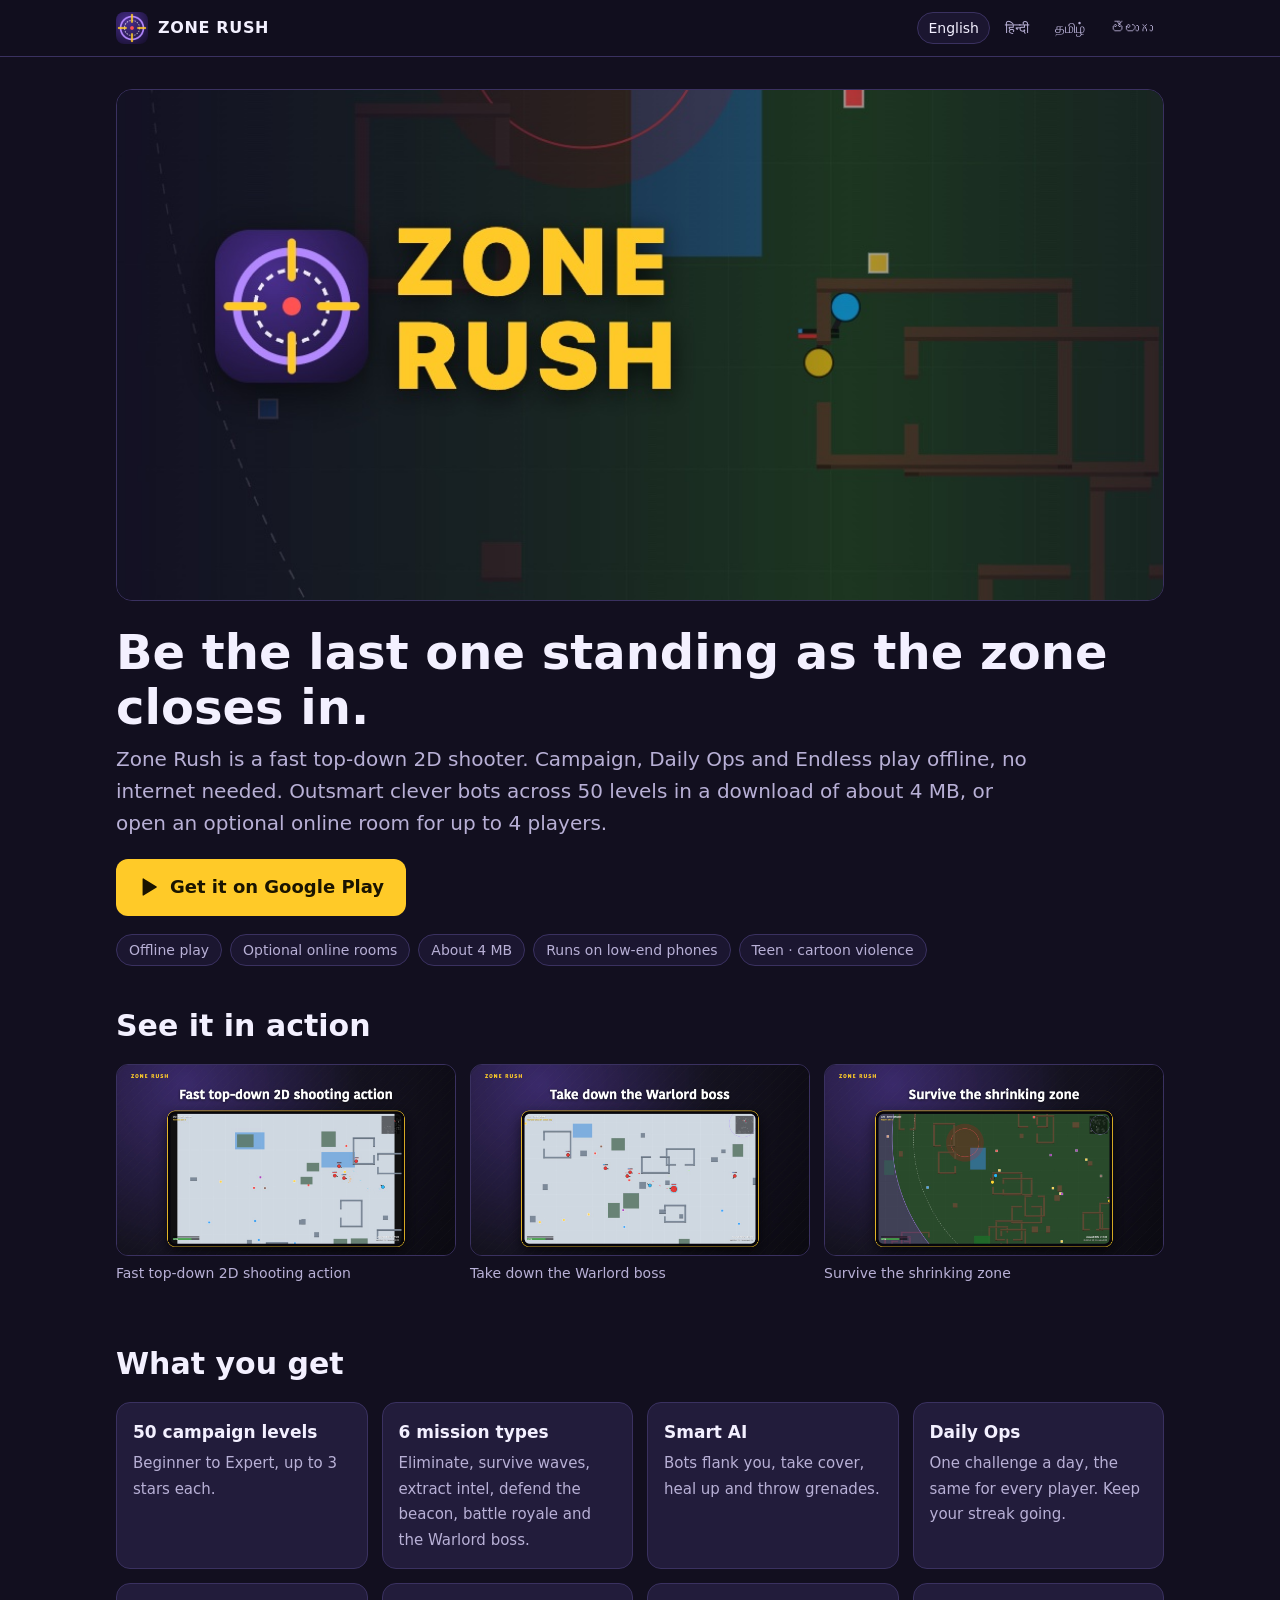
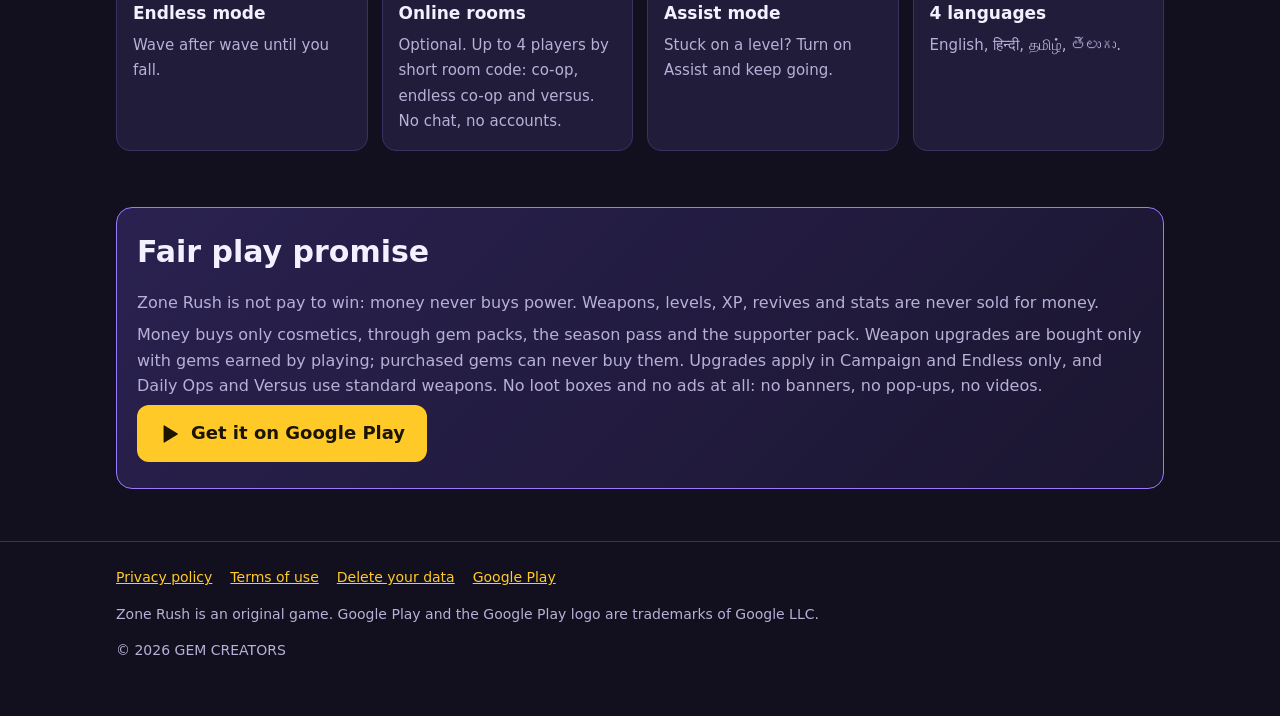
<file: index.html>
<!doctype html>
<html lang="en"><head><meta charset="utf-8"><meta name="viewport" content="width=device-width,initial-scale=1">
<title>Zone Rush – 2D Battle Royale Shooter, Offline and Online</title><meta name="description" content="Top-down 2D shooter for Android. 50 levels, smart bots and Daily Ops offline, plus optional online rooms for up to 4 players. About 4 MB, no pay-to-win."><meta name="theme-color" content="#120f1f">
<meta property="og:type" content="website"><meta property="og:site_name" content="Zone Rush">
<meta property="og:title" content="Zone Rush – 2D Battle Royale Shooter, Offline and Online"><meta property="og:description" content="Top-down 2D shooter for Android. 50 levels, smart bots and Daily Ops offline, plus optional online rooms for up to 4 players. About 4 MB, no pay-to-win.">
<meta property="og:url" content="https://stalinpusparaj.github.io/zonerush/"><meta property="og:image" content="https://stalinpusparaj.github.io/zonerush/assets/og.png">
<meta property="og:image:width" content="1200"><meta property="og:image:height" content="630"><meta property="og:image:alt" content="Zone Rush: top-down 2D shooter logo over a game map">
<meta name="twitter:card" content="summary_large_image"><meta name="twitter:title" content="Zone Rush – 2D Battle Royale Shooter, Offline and Online"><meta name="twitter:description" content="Top-down 2D shooter for Android. 50 levels, smart bots and Daily Ops offline, plus optional online rooms for up to 4 players. About 4 MB, no pay-to-win."><meta name="twitter:image" content="https://stalinpusparaj.github.io/zonerush/assets/og.png">
<link rel="canonical" href="https://stalinpusparaj.github.io/zonerush/"><link rel="alternate" hreflang="en" href="https://stalinpusparaj.github.io/zonerush/"><link rel="alternate" hreflang="hi" href="https://stalinpusparaj.github.io/zonerush/hi.html"><link rel="alternate" hreflang="ta" href="https://stalinpusparaj.github.io/zonerush/ta.html"><link rel="alternate" hreflang="te" href="https://stalinpusparaj.github.io/zonerush/te.html">
<link rel="icon" type="image/png" sizes="32x32" href="assets/favicon-32.png"><link rel="icon" type="image/png" sizes="192x192" href="assets/icon-192.png"><link rel="apple-touch-icon" href="assets/apple-touch-icon.png">
<link rel="stylesheet" href="assets/site.css"></head><body>
<header class="top"><div class="wrap"><a class="brand" href="index.html"><img src="assets/icon-192.png" alt="" width="32" height="32">ZONE RUSH</a><nav class="langs" aria-label="Language"><a href="index.html" hreflang="en" lang="en" aria-current="page">English</a><a href="hi.html" hreflang="hi" lang="hi">हिन्दी</a><a href="ta.html" hreflang="ta" lang="ta">தமிழ்</a><a href="te.html" hreflang="te" lang="te">తెలుగు</a></nav></div></header>
<main class="wrap">
<section class="hero"><img class="fg" src="assets/feature-graphic.jpg" width="1024" height="500" alt="Zone Rush">
<h1>Be the last one standing as the zone closes in.</h1><p class="lead">Zone Rush is a fast top-down 2D shooter. Campaign, Daily Ops and Endless play offline, no internet needed. Outsmart clever bots across 50 levels in a download of about 4 MB, or open an optional online room for up to 4 players.</p>
<a class="cta" href="https://play.google.com/store/apps/details?id=com.gemmyapps.zonerush" rel="noopener"><svg viewBox="0 0 24 24" aria-hidden="true"><path fill="currentColor" d="M5 3.2v17.6c0 .5.6.8 1 .5l14.3-8.8c.4-.3.4-.8 0-1.1L6 2.7c-.4-.3-1 0-1 .5z"/></svg>Get it on Google Play</a>
<ul class="chips"><li>Offline play</li><li>Optional online rooms</li><li>About 4 MB</li><li>Runs on low-end phones</li><li>Teen · cartoon violence</li></ul></section>
<section><h2>See it in action</h2><div class="shots"><figure><img src="assets/shot-1.jpg" width="1280" height="720" loading="lazy" alt="Fast top-down 2D shooting action"><figcaption>Fast top-down 2D shooting action</figcaption></figure><figure><img src="assets/shot-2.jpg" width="1280" height="720" loading="lazy" alt="Take down the Warlord boss"><figcaption>Take down the Warlord boss</figcaption></figure><figure><img src="assets/shot-3.jpg" width="1280" height="720" loading="lazy" alt="Survive the shrinking zone"><figcaption>Survive the shrinking zone</figcaption></figure></div></section>
<section><h2>What you get</h2><ul class="feats"><li><b>50 campaign levels</b><span>Beginner to Expert, up to 3 stars each.</span></li><li><b>6 mission types</b><span>Eliminate, survive waves, extract intel, defend the beacon, battle royale and the Warlord boss.</span></li><li><b>Smart AI</b><span>Bots flank you, take cover, heal up and throw grenades.</span></li><li><b>Daily Ops</b><span>One challenge a day, the same for every player. Keep your streak going.</span></li><li><b>Endless mode</b><span>Wave after wave until you fall.</span></li><li><b>Online rooms</b><span>Optional. Up to 4 players by short room code: co-op, endless co-op and versus. No chat, no accounts.</span></li><li><b>Assist mode</b><span>Stuck on a level? Turn on Assist and keep going.</span></li><li><b>4 languages</b><span>English, हिन्दी, தமிழ், తెలుగు.</span></li></ul></section>
<section><div class="promise"><h2>Fair play promise</h2><p>Zone Rush is not pay to win: money never buys power. Weapons, levels, XP, revives and stats are never sold for money.</p><p>Money buys only cosmetics, through gem packs, the season pass and the supporter pack. Weapon upgrades are bought only with gems earned by playing; purchased gems can never buy them. Upgrades apply in Campaign and Endless only, and Daily Ops and Versus use standard weapons. No loot boxes and no ads at all: no banners, no pop-ups, no videos.</p><p><a class="cta" href="https://play.google.com/store/apps/details?id=com.gemmyapps.zonerush" rel="noopener"><svg viewBox="0 0 24 24" aria-hidden="true"><path fill="currentColor" d="M5 3.2v17.6c0 .5.6.8 1 .5l14.3-8.8c.4-.3.4-.8 0-1.1L6 2.7c-.4-.3-1 0-1 .5z"/></svg>Get it on Google Play</a></p></div></section>
</main>
<footer><div class="wrap"><nav><a href="privacy.html">Privacy policy</a><a href="terms.html">Terms of use</a><a href="delete-data.html">Delete your data</a><a href="https://play.google.com/store/apps/details?id=com.gemmyapps.zonerush">Google Play</a></nav><p>Zone Rush is an original game. Google Play and the Google Play logo are trademarks of Google LLC.</p><p>© 2026 GEM CREATORS</p></div></footer>
</body></html>
</file>
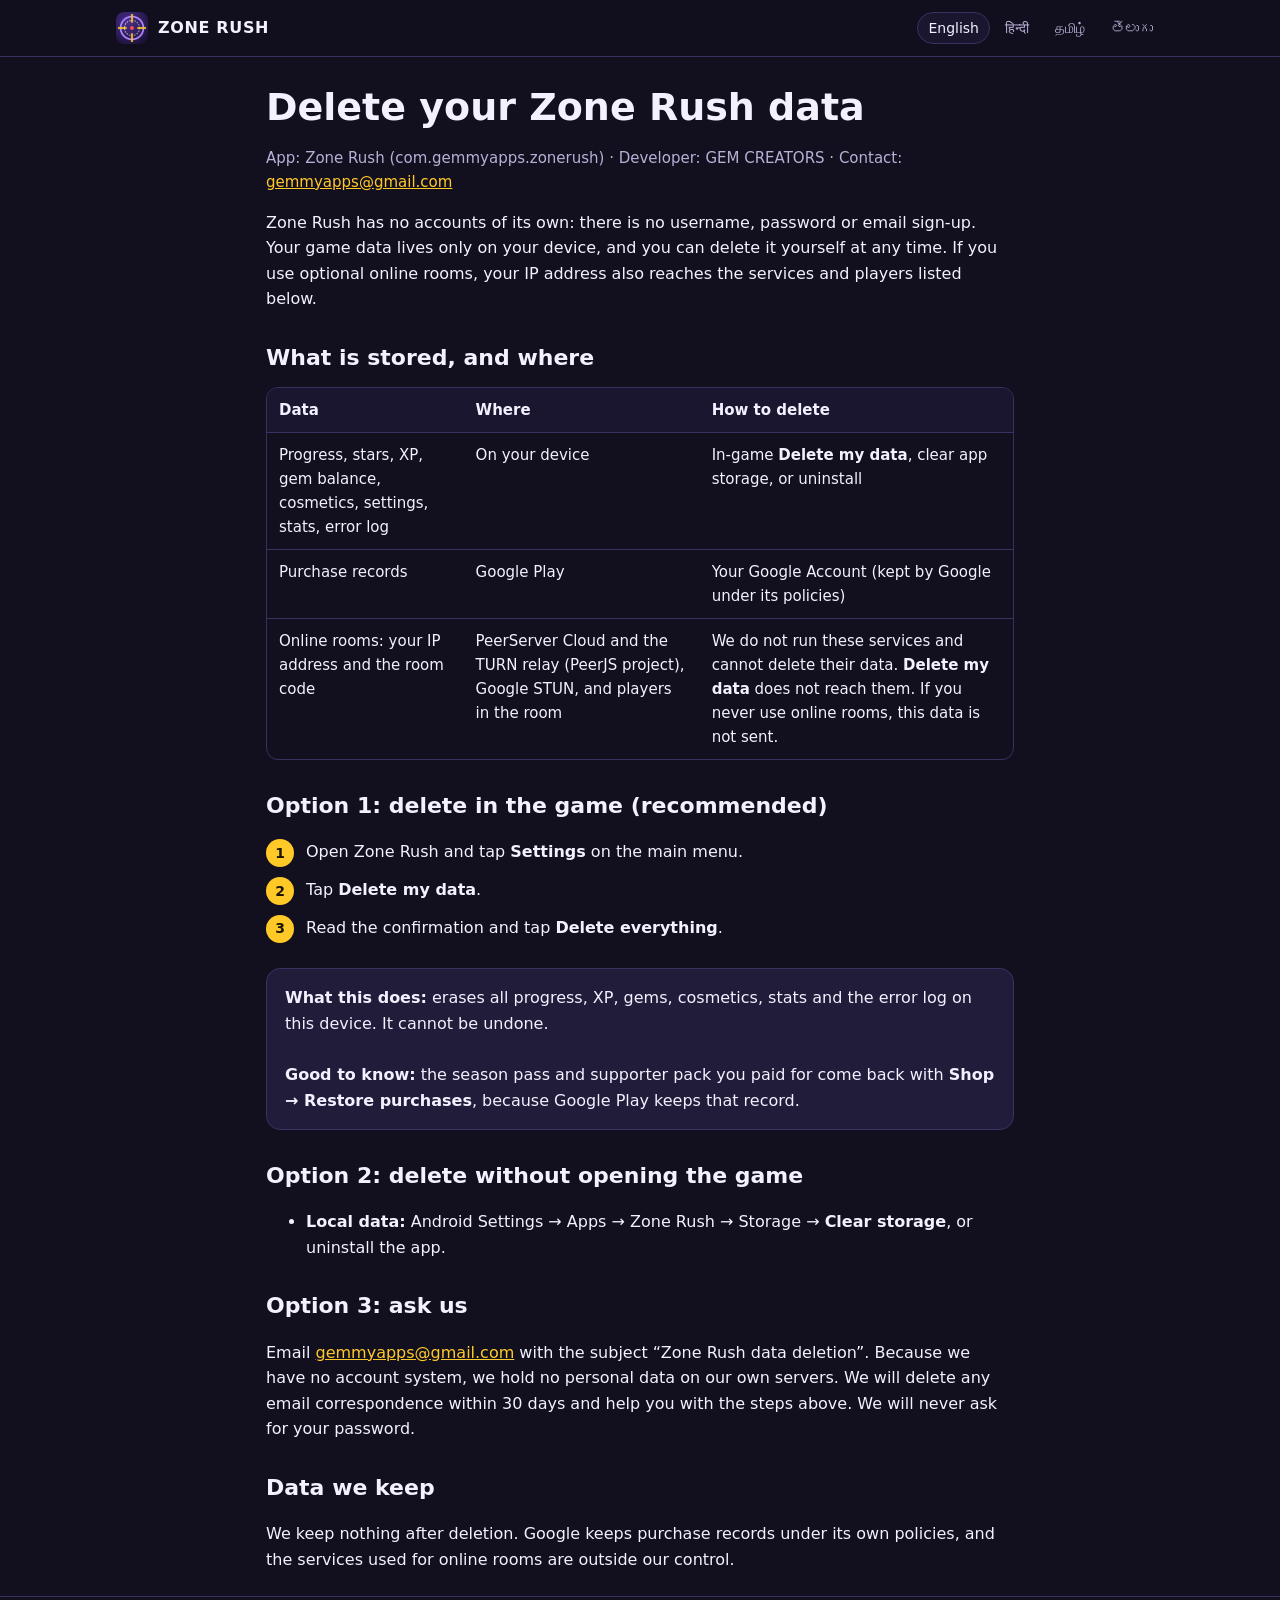
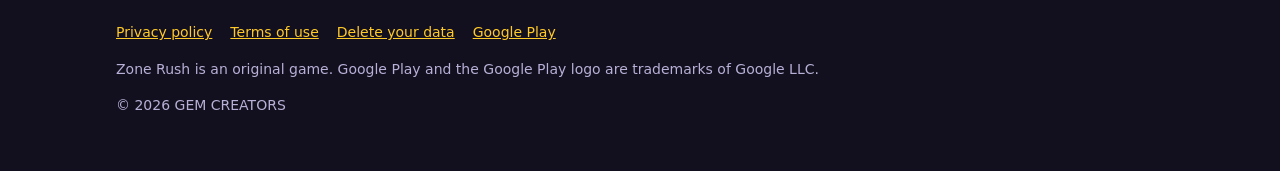
<file: delete-data.html>
<!doctype html>
<html lang="en"><head><meta charset="utf-8"><meta name="viewport" content="width=device-width,initial-scale=1">
<title>Delete Your Data – Zone Rush</title><meta name="description" content="How to delete your Zone Rush game data."><meta name="theme-color" content="#120f1f">

<link rel="icon" type="image/png" sizes="32x32" href="assets/favicon-32.png"><link rel="icon" type="image/png" sizes="192x192" href="assets/icon-192.png"><link rel="apple-touch-icon" href="assets/apple-touch-icon.png">
<link rel="stylesheet" href="assets/site.css"></head><body>
<header class="top"><div class="wrap"><a class="brand" href="index.html"><img src="assets/icon-192.png" alt="" width="32" height="32">ZONE RUSH</a><nav class="langs" aria-label="Language"><a href="index.html" hreflang="en" lang="en" aria-current="page">English</a><a href="hi.html" hreflang="hi" lang="hi">हिन्दी</a><a href="ta.html" hreflang="ta" lang="ta">தமிழ்</a><a href="te.html" hreflang="te" lang="te">తెలుగు</a></nav></div></header>
<main class="wrap doc">
<h1>Delete your Zone Rush data</h1>
<p class="meta">App: Zone Rush (com.gemmyapps.zonerush) · Developer: GEM CREATORS · Contact: <a href="mailto:gemmyapps@gmail.com">gemmyapps@gmail.com</a></p>

<p>Zone Rush has no accounts of its own: there is no username, password or email sign-up. Your game data lives only on your device, and you can delete it yourself at any time. If you use optional online rooms, your IP address also reaches the services and players listed below.</p>
<h2>What is stored, and where</h2>
<div class="tbl"><table><thead><tr><th scope="col">Data</th><th scope="col">Where</th><th scope="col">How to delete</th></tr></thead><tbody><tr><td>Progress, stars, XP, gem balance, cosmetics, settings, stats, error log</td><td>On your device</td><td>In-game <b>Delete my data</b>, clear app storage, or uninstall</td></tr><tr><td>Purchase records</td><td>Google Play</td><td>Your Google Account (kept by Google under its policies)</td></tr><tr><td>Online rooms: your IP address and the room code</td><td>PeerServer Cloud and the TURN relay (PeerJS project), Google STUN, and players in the room</td><td>We do not run these services and cannot delete their data. <b>Delete my data</b> does not reach them. If you never use online rooms, this data is not sent.</td></tr></tbody></table></div>
<h2>Option 1: delete in the game (recommended)</h2>
<ol class="steps">
<li>Open Zone Rush and tap <b>Settings</b> on the main menu.</li>
<li>Tap <b>Delete my data</b>.</li>
<li>Read the confirmation and tap <b>Delete everything</b>.</li>
</ol>
<div class="box"><b>What this does:</b> erases all progress, XP, gems, cosmetics, stats and the error log on this device. It cannot be undone.<br><br>
<b>Good to know:</b> the season pass and supporter pack you paid for come back with <b>Shop → Restore purchases</b>, because Google Play keeps that record.</div>
<h2>Option 2: delete without opening the game</h2>
<ul>
<li><b>Local data:</b> Android Settings → Apps → Zone Rush → Storage → <b>Clear storage</b>, or uninstall the app.</li>


</ul>
<h2>Option 3: ask us</h2>
<p>Email <a href="mailto:gemmyapps@gmail.com">gemmyapps@gmail.com</a> with the subject “Zone Rush data deletion”. Because we have no account system, we hold no personal data on our own servers. We will delete any email correspondence within 30 days and help you with the steps above. We will never ask for your password.</p>
<h2>Data we keep</h2>
<p>We keep nothing after deletion. Google keeps purchase records under its own policies, and the services used for online rooms are outside our control.</p>
</main>
<footer><div class="wrap"><nav><a href="privacy.html">Privacy policy</a><a href="terms.html">Terms of use</a><a href="delete-data.html">Delete your data</a><a href="https://play.google.com/store/apps/details?id=com.gemmyapps.zonerush">Google Play</a></nav><p>Zone Rush is an original game. Google Play and the Google Play logo are trademarks of Google LLC.</p><p>© 2026 GEM CREATORS</p></div></footer>
</body></html>
</file>
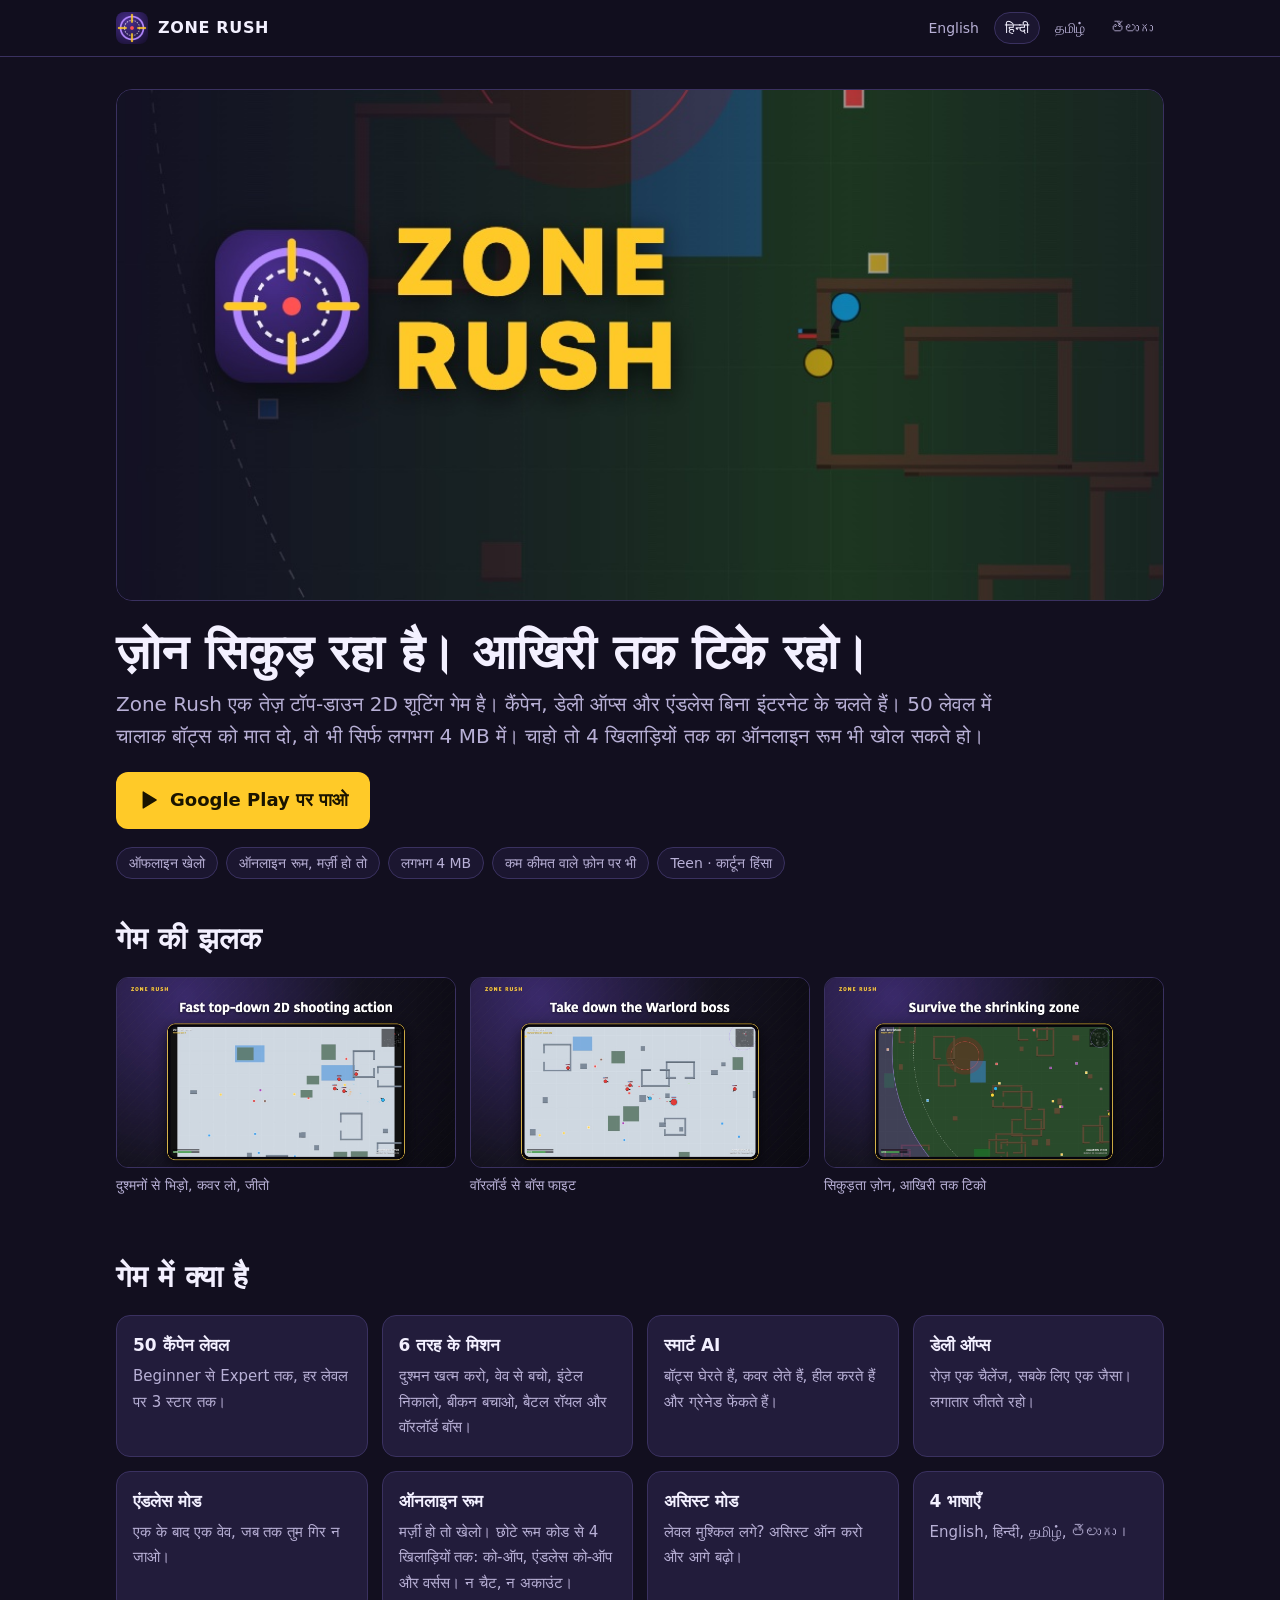
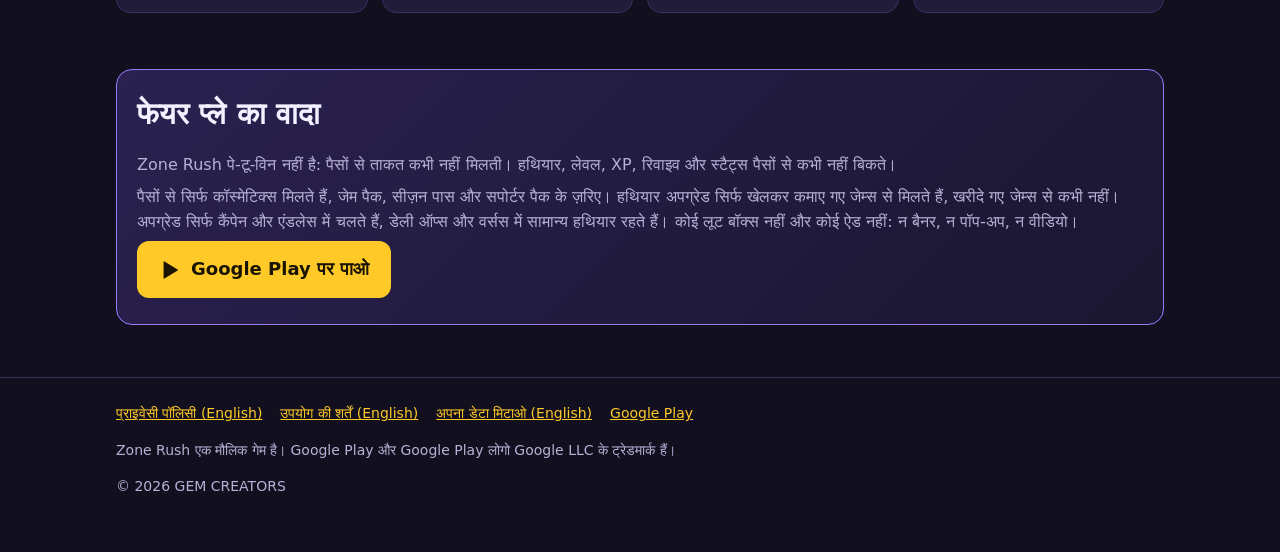
<file: hi.html>
<!doctype html>
<html lang="hi"><head><meta charset="utf-8"><meta name="viewport" content="width=device-width,initial-scale=1">
<title>Zone Rush – 2D बैटल रॉयल शूटर, ऑफलाइन और ऑनलाइन</title><meta name="description" content="Android के लिए टॉप-डाउन 2D शूटर। ऑफलाइन 50 लेवल, स्मार्ट बॉट्स और डेली ऑप्स, साथ में 4 खिलाड़ियों तक के ऑनलाइन रूम, मर्ज़ी हो तो। लगभग 4 MB, पे-टू-विन नहीं।"><meta name="theme-color" content="#120f1f">
<meta property="og:type" content="website"><meta property="og:site_name" content="Zone Rush">
<meta property="og:title" content="Zone Rush – 2D बैटल रॉयल शूटर, ऑफलाइन और ऑनलाइन"><meta property="og:description" content="Android के लिए टॉप-डाउन 2D शूटर। ऑफलाइन 50 लेवल, स्मार्ट बॉट्स और डेली ऑप्स, साथ में 4 खिलाड़ियों तक के ऑनलाइन रूम, मर्ज़ी हो तो। लगभग 4 MB, पे-टू-विन नहीं।">
<meta property="og:url" content="https://stalinpusparaj.github.io/zonerush/hi.html"><meta property="og:image" content="https://stalinpusparaj.github.io/zonerush/assets/og.png">
<meta property="og:image:width" content="1200"><meta property="og:image:height" content="630"><meta property="og:image:alt" content="Zone Rush: top-down 2D shooter logo over a game map">
<meta name="twitter:card" content="summary_large_image"><meta name="twitter:title" content="Zone Rush – 2D बैटल रॉयल शूटर, ऑफलाइन और ऑनलाइन"><meta name="twitter:description" content="Android के लिए टॉप-डाउन 2D शूटर। ऑफलाइन 50 लेवल, स्मार्ट बॉट्स और डेली ऑप्स, साथ में 4 खिलाड़ियों तक के ऑनलाइन रूम, मर्ज़ी हो तो। लगभग 4 MB, पे-टू-विन नहीं।"><meta name="twitter:image" content="https://stalinpusparaj.github.io/zonerush/assets/og.png">
<link rel="canonical" href="https://stalinpusparaj.github.io/zonerush/hi.html"><link rel="alternate" hreflang="en" href="https://stalinpusparaj.github.io/zonerush/"><link rel="alternate" hreflang="hi" href="https://stalinpusparaj.github.io/zonerush/hi.html"><link rel="alternate" hreflang="ta" href="https://stalinpusparaj.github.io/zonerush/ta.html"><link rel="alternate" hreflang="te" href="https://stalinpusparaj.github.io/zonerush/te.html">
<link rel="icon" type="image/png" sizes="32x32" href="assets/favicon-32.png"><link rel="icon" type="image/png" sizes="192x192" href="assets/icon-192.png"><link rel="apple-touch-icon" href="assets/apple-touch-icon.png">
<link rel="stylesheet" href="assets/site.css"></head><body>
<header class="top"><div class="wrap"><a class="brand" href="hi.html"><img src="assets/icon-192.png" alt="" width="32" height="32">ZONE RUSH</a><nav class="langs" aria-label="Language"><a href="index.html" hreflang="en" lang="en">English</a><a href="hi.html" hreflang="hi" lang="hi" aria-current="page">हिन्दी</a><a href="ta.html" hreflang="ta" lang="ta">தமிழ்</a><a href="te.html" hreflang="te" lang="te">తెలుగు</a></nav></div></header>
<main class="wrap">
<section class="hero"><img class="fg" src="assets/feature-graphic.jpg" width="1024" height="500" alt="Zone Rush">
<h1>ज़ोन सिकुड़ रहा है। आखिरी तक टिके रहो।</h1><p class="lead">Zone Rush एक तेज़ टॉप-डाउन 2D शूटिंग गेम है। कैंपेन, डेली ऑप्स और एंडलेस बिना इंटरनेट के चलते हैं। 50 लेवल में चालाक बॉट्स को मात दो, वो भी सिर्फ लगभग 4 MB में। चाहो तो 4 खिलाड़ियों तक का ऑनलाइन रूम भी खोल सकते हो।</p>
<a class="cta" href="https://play.google.com/store/apps/details?id=com.gemmyapps.zonerush" rel="noopener"><svg viewBox="0 0 24 24" aria-hidden="true"><path fill="currentColor" d="M5 3.2v17.6c0 .5.6.8 1 .5l14.3-8.8c.4-.3.4-.8 0-1.1L6 2.7c-.4-.3-1 0-1 .5z"/></svg>Google Play पर पाओ</a>
<ul class="chips"><li>ऑफलाइन खेलो</li><li>ऑनलाइन रूम, मर्ज़ी हो तो</li><li>लगभग 4 MB</li><li>कम कीमत वाले फ़ोन पर भी</li><li>Teen · कार्टून हिंसा</li></ul></section>
<section><h2>गेम की झलक</h2><div class="shots"><figure><img src="assets/shot-1.jpg" width="1280" height="720" loading="lazy" alt="दुश्मनों से भिड़ो, कवर लो, जीतो"><figcaption>दुश्मनों से भिड़ो, कवर लो, जीतो</figcaption></figure><figure><img src="assets/shot-2.jpg" width="1280" height="720" loading="lazy" alt="वॉरलॉर्ड से बॉस फाइट"><figcaption>वॉरलॉर्ड से बॉस फाइट</figcaption></figure><figure><img src="assets/shot-3.jpg" width="1280" height="720" loading="lazy" alt="सिकुड़ता ज़ोन, आखिरी तक टिको"><figcaption>सिकुड़ता ज़ोन, आखिरी तक टिको</figcaption></figure></div></section>
<section><h2>गेम में क्या है</h2><ul class="feats"><li><b>50 कैंपेन लेवल</b><span>Beginner से Expert तक, हर लेवल पर 3 स्टार तक।</span></li><li><b>6 तरह के मिशन</b><span>दुश्मन खत्म करो, वेव से बचो, इंटेल निकालो, बीकन बचाओ, बैटल रॉयल और वॉरलॉर्ड बॉस।</span></li><li><b>स्मार्ट AI</b><span>बॉट्स घेरते हैं, कवर लेते हैं, हील करते हैं और ग्रेनेड फेंकते हैं।</span></li><li><b>डेली ऑप्स</b><span>रोज़ एक चैलेंज, सबके लिए एक जैसा। लगातार जीतते रहो।</span></li><li><b>एंडलेस मोड</b><span>एक के बाद एक वेव, जब तक तुम गिर न जाओ।</span></li><li><b>ऑनलाइन रूम</b><span>मर्ज़ी हो तो खेलो। छोटे रूम कोड से 4 खिलाड़ियों तक: को-ऑप, एंडलेस को-ऑप और वर्सस। न चैट, न अकाउंट।</span></li><li><b>असिस्ट मोड</b><span>लेवल मुश्किल लगे? असिस्ट ऑन करो और आगे बढ़ो।</span></li><li><b>4 भाषाएँ</b><span>English, हिन्दी, தமிழ், తెలుగు।</span></li></ul></section>
<section><div class="promise"><h2>फेयर प्ले का वादा</h2><p>Zone Rush पे-टू-विन नहीं है: पैसों से ताकत कभी नहीं मिलती। हथियार, लेवल, XP, रिवाइव और स्टैट्स पैसों से कभी नहीं बिकते।</p><p>पैसों से सिर्फ कॉस्मेटिक्स मिलते हैं, जेम पैक, सीज़न पास और सपोर्टर पैक के ज़रिए। हथियार अपग्रेड सिर्फ खेलकर कमाए गए जेम्स से मिलते हैं, खरीदे गए जेम्स से कभी नहीं। अपग्रेड सिर्फ कैंपेन और एंडलेस में चलते हैं, डेली ऑप्स और वर्सस में सामान्य हथियार रहते हैं। कोई लूट बॉक्स नहीं और कोई ऐड नहीं: न बैनर, न पॉप-अप, न वीडियो।</p><p><a class="cta" href="https://play.google.com/store/apps/details?id=com.gemmyapps.zonerush" rel="noopener"><svg viewBox="0 0 24 24" aria-hidden="true"><path fill="currentColor" d="M5 3.2v17.6c0 .5.6.8 1 .5l14.3-8.8c.4-.3.4-.8 0-1.1L6 2.7c-.4-.3-1 0-1 .5z"/></svg>Google Play पर पाओ</a></p></div></section>
</main>
<footer><div class="wrap"><nav><a href="privacy.html">प्राइवेसी पॉलिसी (English)</a><a href="terms.html">उपयोग की शर्तें (English)</a><a href="delete-data.html">अपना डेटा मिटाओ (English)</a><a href="https://play.google.com/store/apps/details?id=com.gemmyapps.zonerush">Google Play</a></nav><p>Zone Rush एक मौलिक गेम है। Google Play और Google Play लोगो Google LLC के ट्रेडमार्क हैं।</p><p>© 2026 GEM CREATORS</p></div></footer>
</body></html>
</file>
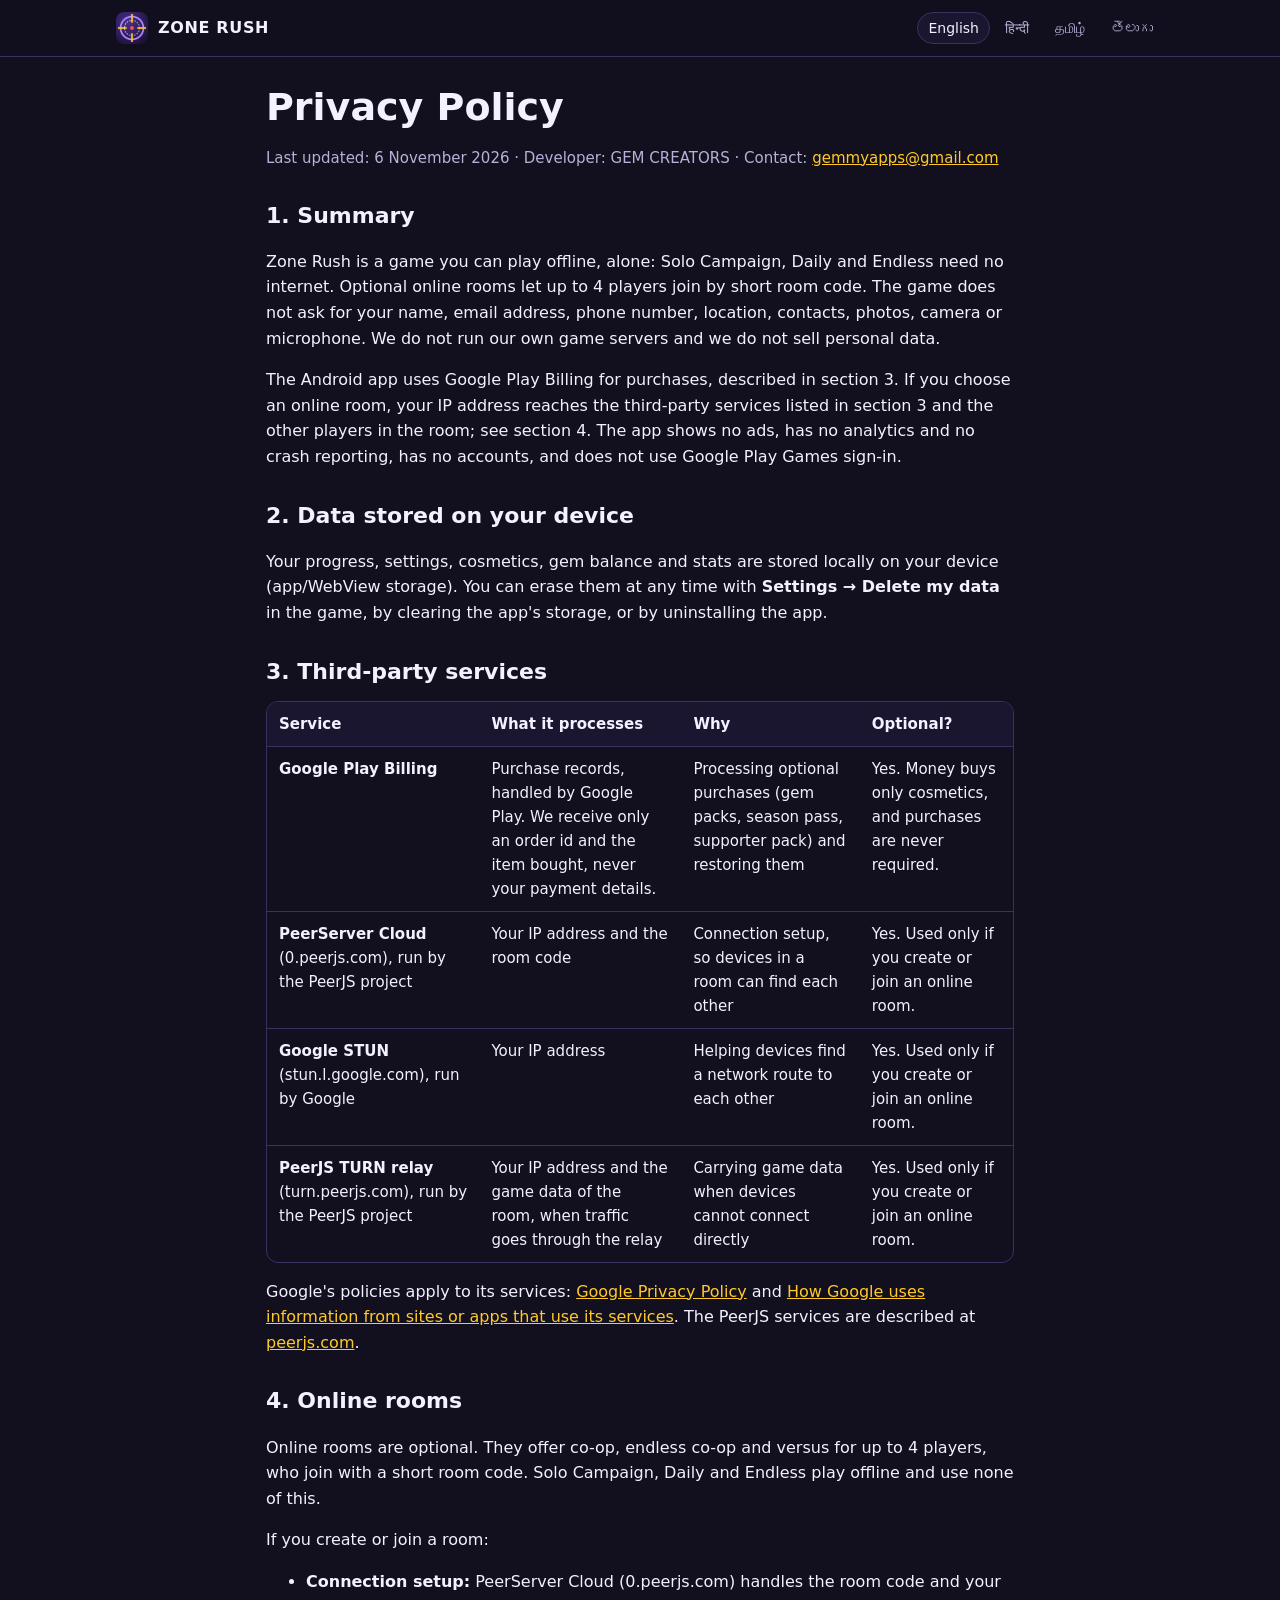
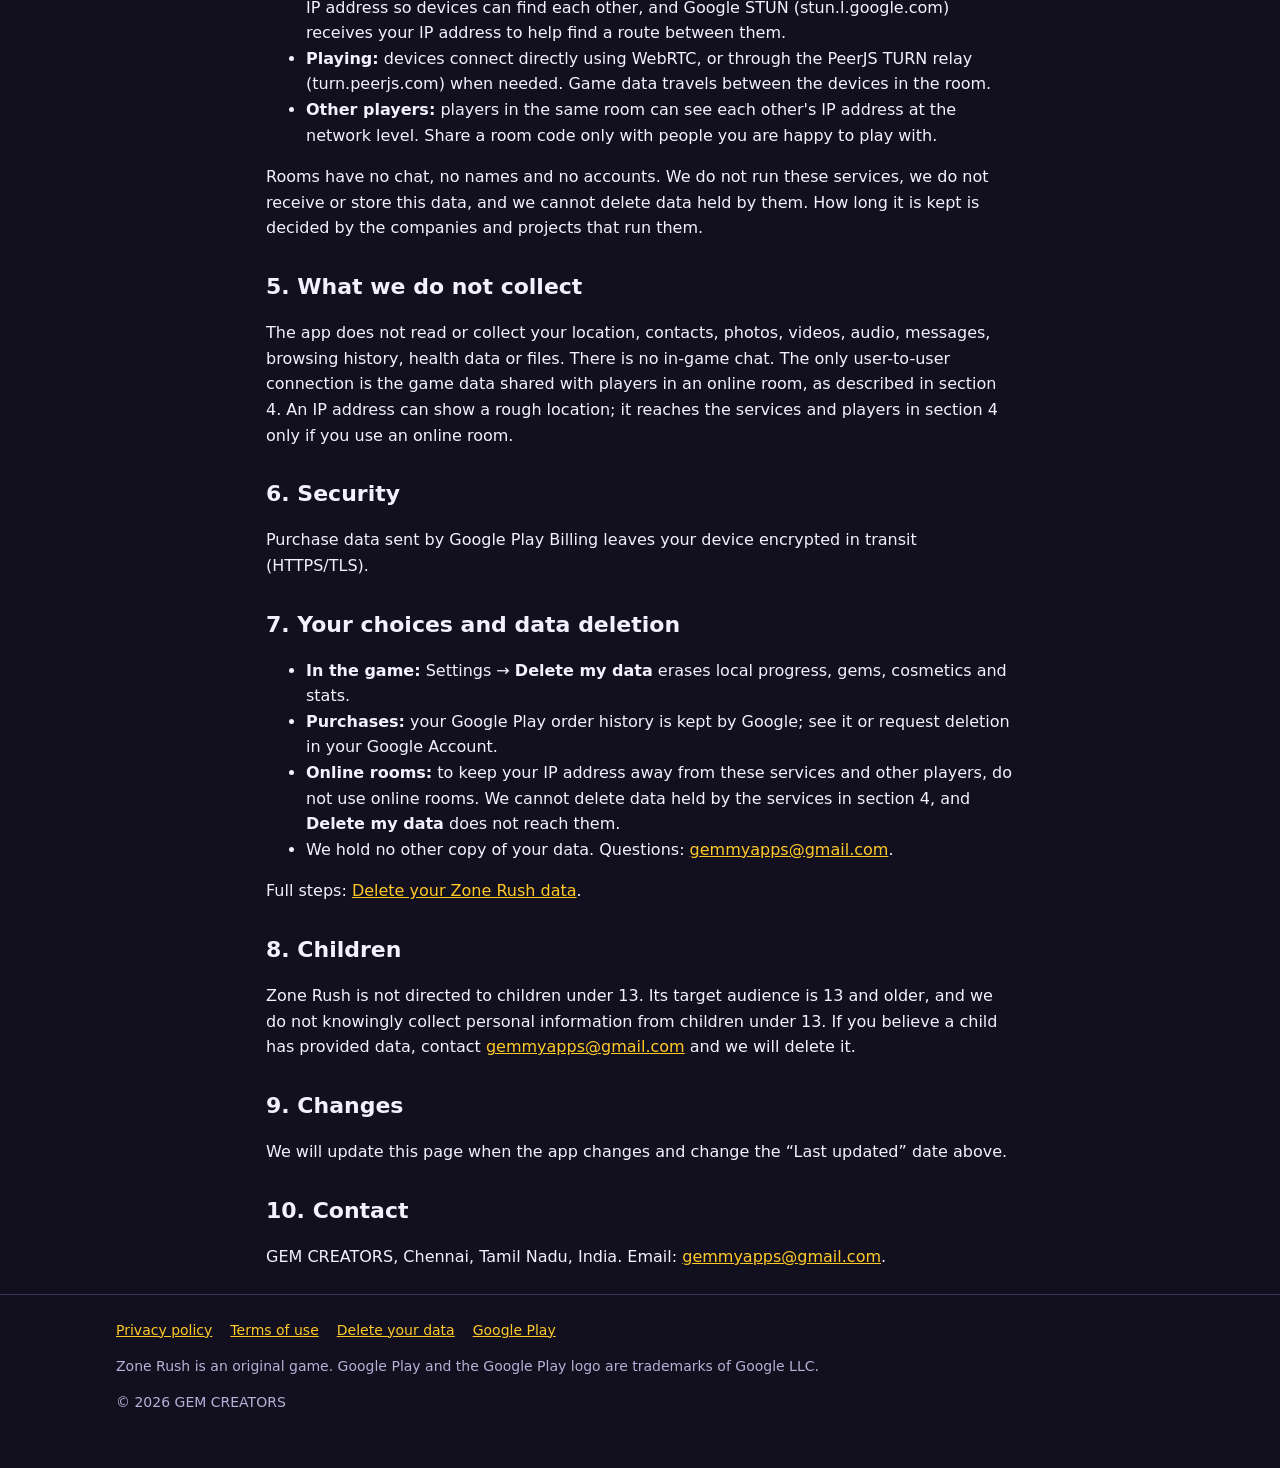
<file: privacy.html>
<!doctype html>
<html lang="en"><head><meta charset="utf-8"><meta name="viewport" content="width=device-width,initial-scale=1">
<title>Privacy Policy – Zone Rush</title><meta name="description" content="How the Zone Rush game handles your data."><meta name="theme-color" content="#120f1f">

<link rel="icon" type="image/png" sizes="32x32" href="assets/favicon-32.png"><link rel="icon" type="image/png" sizes="192x192" href="assets/icon-192.png"><link rel="apple-touch-icon" href="assets/apple-touch-icon.png">
<link rel="stylesheet" href="assets/site.css"></head><body>
<header class="top"><div class="wrap"><a class="brand" href="index.html"><img src="assets/icon-192.png" alt="" width="32" height="32">ZONE RUSH</a><nav class="langs" aria-label="Language"><a href="index.html" hreflang="en" lang="en" aria-current="page">English</a><a href="hi.html" hreflang="hi" lang="hi">हिन्दी</a><a href="ta.html" hreflang="ta" lang="ta">தமிழ்</a><a href="te.html" hreflang="te" lang="te">తెలుగు</a></nav></div></header>
<main class="wrap doc">
<h1>Privacy Policy</h1>
<p class="meta">Last updated: 6 November 2026 · Developer: GEM CREATORS · Contact: <a href="mailto:gemmyapps@gmail.com">gemmyapps@gmail.com</a></p>

<h2>1. Summary</h2>
<p>Zone Rush is a game you can play offline, alone: Solo Campaign, Daily and Endless need no internet. Optional online rooms let up to 4 players join by short room code. The game does not ask for your name, email address, phone number, location, contacts, photos, camera or microphone. We do not run our own game servers and we do not sell personal data.</p>
<p>The Android app uses Google Play Billing for purchases, described in section 3. If you choose an online room, your IP address reaches the third-party services listed in section 3 and the other players in the room; see section 4. The app shows no ads, has no analytics and no crash reporting, has no accounts, and does not use Google Play Games sign-in.</p>
<h2>2. Data stored on your device</h2>
<p>Your progress, settings, cosmetics, gem balance and stats are stored locally on your device (app/WebView storage). You can erase them at any time with <b>Settings → Delete my data</b> in the game, by clearing the app's storage, or by uninstalling the app.</p>
<h2>3. Third-party services</h2>
<div class="tbl"><table><thead><tr><th scope="col">Service</th><th scope="col">What it processes</th><th scope="col">Why</th><th scope="col">Optional?</th></tr></thead><tbody><tr><td><b>Google Play Billing</b></td><td>Purchase records, handled by Google Play. We receive only an order id and the item bought, never your payment details.</td><td>Processing optional purchases (gem packs, season pass, supporter pack) and restoring them</td><td>Yes. Money buys only cosmetics, and purchases are never required.</td></tr><tr><td><b>PeerServer Cloud</b> (0.peerjs.com), run by the PeerJS project</td><td>Your IP address and the room code</td><td>Connection setup, so devices in a room can find each other</td><td>Yes. Used only if you create or join an online room.</td></tr><tr><td><b>Google STUN</b> (stun.l.google.com), run by Google</td><td>Your IP address</td><td>Helping devices find a network route to each other</td><td>Yes. Used only if you create or join an online room.</td></tr><tr><td><b>PeerJS TURN relay</b> (turn.peerjs.com), run by the PeerJS project</td><td>Your IP address and the game data of the room, when traffic goes through the relay</td><td>Carrying game data when devices cannot connect directly</td><td>Yes. Used only if you create or join an online room.</td></tr></tbody></table></div>
<p>Google's policies apply to its services: <a href="https://policies.google.com/privacy">Google Privacy Policy</a> and <a href="https://policies.google.com/technologies/partner-sites">How Google uses information from sites or apps that use its services</a>. The PeerJS services are described at <a href="https://peerjs.com">peerjs.com</a>.</p>
<h2>4. Online rooms</h2>
<p>Online rooms are optional. They offer co-op, endless co-op and versus for up to 4 players, who join with a short room code. Solo Campaign, Daily and Endless play offline and use none of this.</p>
<p>If you create or join a room:</p>
<ul>
<li><b>Connection setup:</b> PeerServer Cloud (0.peerjs.com) handles the room code and your IP address so devices can find each other, and Google STUN (stun.l.google.com) receives your IP address to help find a route between them.</li>
<li><b>Playing:</b> devices connect directly using WebRTC, or through the PeerJS TURN relay (turn.peerjs.com) when needed. Game data travels between the devices in the room.</li>
<li><b>Other players:</b> players in the same room can see each other's IP address at the network level. Share a room code only with people you are happy to play with.</li>
</ul>
<p>Rooms have no chat, no names and no accounts. We do not run these services, we do not receive or store this data, and we cannot delete data held by them. How long it is kept is decided by the companies and projects that run them.</p>
<h2>5. What we do not collect</h2>
<p>The app does not read or collect your location, contacts, photos, videos, audio, messages, browsing history, health data or files. There is no in-game chat. The only user-to-user connection is the game data shared with players in an online room, as described in section 4. An IP address can show a rough location; it reaches the services and players in section 4 only if you use an online room.</p>
<h2>6. Security</h2>
<p>Purchase data sent by Google Play Billing leaves your device encrypted in transit (HTTPS/TLS).</p>
<h2>7. Your choices and data deletion</h2>
<ul>
<li><b>In the game:</b> Settings → <b>Delete my data</b> erases local progress, gems, cosmetics and stats.</li>
<li><b>Purchases:</b> your Google Play order history is kept by Google; see it or request deletion in your Google Account.</li>
<li><b>Online rooms:</b> to keep your IP address away from these services and other players, do not use online rooms. We cannot delete data held by the services in section 4, and <b>Delete my data</b> does not reach them.</li>
<li>We hold no other copy of your data. Questions: <a href="mailto:gemmyapps@gmail.com">gemmyapps@gmail.com</a>.</li>
</ul>
<p>Full steps: <a href="delete-data.html">Delete your Zone Rush data</a>.</p>
<h2>8. Children</h2>
<p>Zone Rush is not directed to children under 13. Its target audience is 13 and older, and we do not knowingly collect personal information from children under 13. If you believe a child has provided data, contact <a href="mailto:gemmyapps@gmail.com">gemmyapps@gmail.com</a> and we will delete it.</p>
<h2>9. Changes</h2>
<p>We will update this page when the app changes and change the “Last updated” date above.</p>
<h2>10. Contact</h2>
<p>GEM CREATORS, Chennai, Tamil Nadu, India. Email: <a href="mailto:gemmyapps@gmail.com">gemmyapps@gmail.com</a>.</p>
</main>
<footer><div class="wrap"><nav><a href="privacy.html">Privacy policy</a><a href="terms.html">Terms of use</a><a href="delete-data.html">Delete your data</a><a href="https://play.google.com/store/apps/details?id=com.gemmyapps.zonerush">Google Play</a></nav><p>Zone Rush is an original game. Google Play and the Google Play logo are trademarks of Google LLC.</p><p>© 2026 GEM CREATORS</p></div></footer>
</body></html>
</file>
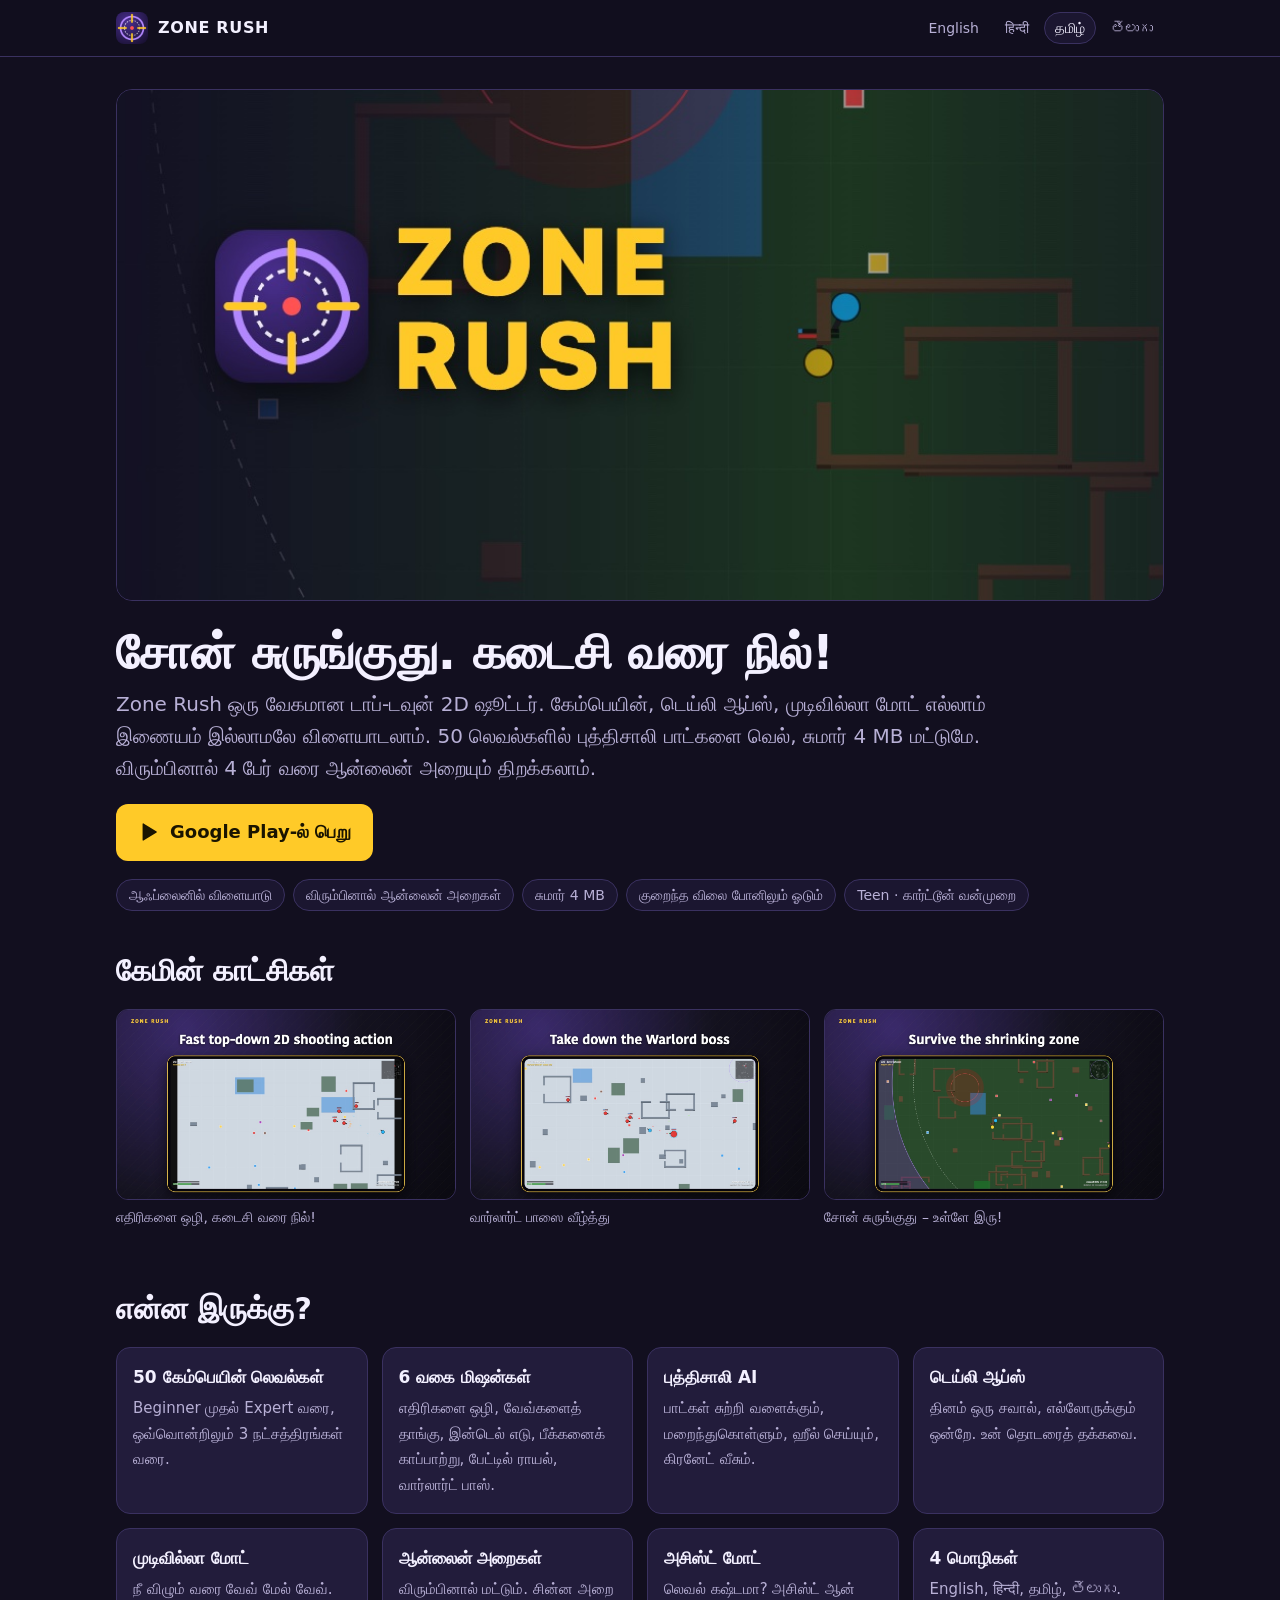
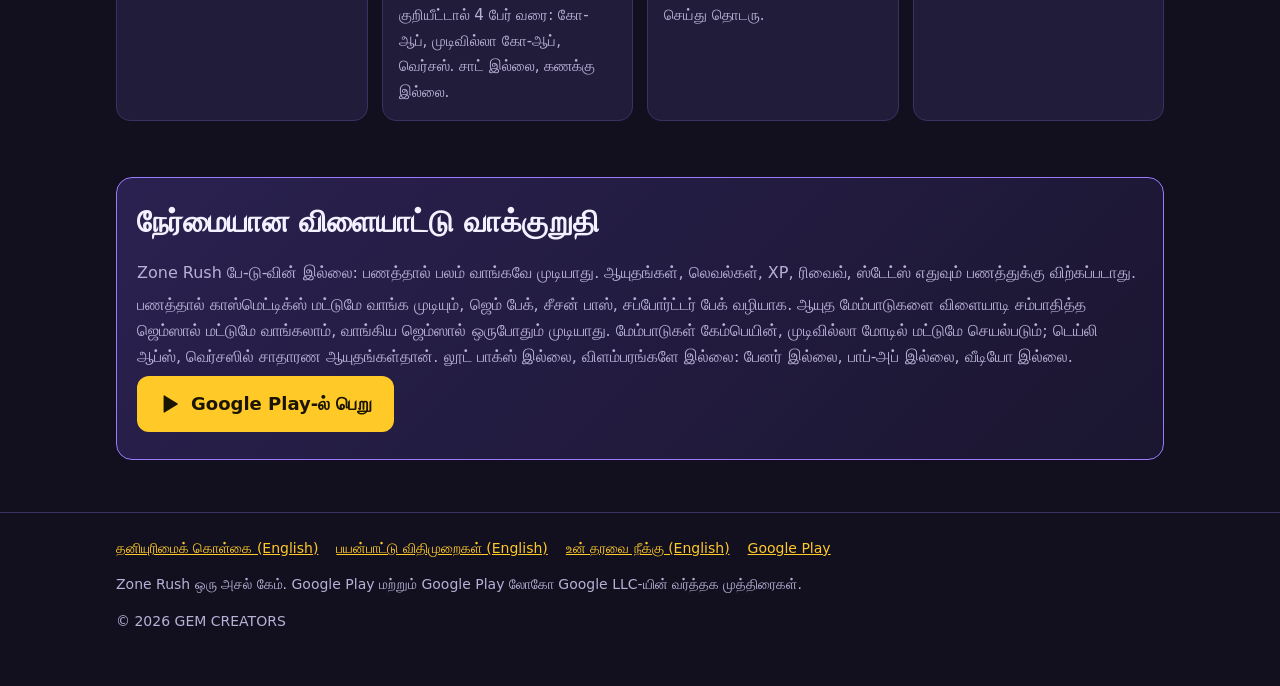
<file: ta.html>
<!doctype html>
<html lang="ta"><head><meta charset="utf-8"><meta name="viewport" content="width=device-width,initial-scale=1">
<title>Zone Rush – 2D பேட்டில் ராயல் ஷூட்டர், ஆஃப்லைனிலும் ஆன்லைனிலும்</title><meta name="description" content="Android-க்கான டாப்-டவுன் 2D ஷூட்டர். ஆஃப்லைனில் 50 லெவல்கள், புத்திசாலி பாட்கள், டெய்லி ஆப்ஸ்; விரும்பினால் 4 பேர் வரை ஆன்லைன் அறைகள். சுமார் 4 MB, பே-டு-வின் இல்லை."><meta name="theme-color" content="#120f1f">
<meta property="og:type" content="website"><meta property="og:site_name" content="Zone Rush">
<meta property="og:title" content="Zone Rush – 2D பேட்டில் ராயல் ஷூட்டர், ஆஃப்லைனிலும் ஆன்லைனிலும்"><meta property="og:description" content="Android-க்கான டாப்-டவுன் 2D ஷூட்டர். ஆஃப்லைனில் 50 லெவல்கள், புத்திசாலி பாட்கள், டெய்லி ஆப்ஸ்; விரும்பினால் 4 பேர் வரை ஆன்லைன் அறைகள். சுமார் 4 MB, பே-டு-வின் இல்லை.">
<meta property="og:url" content="https://stalinpusparaj.github.io/zonerush/ta.html"><meta property="og:image" content="https://stalinpusparaj.github.io/zonerush/assets/og.png">
<meta property="og:image:width" content="1200"><meta property="og:image:height" content="630"><meta property="og:image:alt" content="Zone Rush: top-down 2D shooter logo over a game map">
<meta name="twitter:card" content="summary_large_image"><meta name="twitter:title" content="Zone Rush – 2D பேட்டில் ராயல் ஷூட்டர், ஆஃப்லைனிலும் ஆன்லைனிலும்"><meta name="twitter:description" content="Android-க்கான டாப்-டவுன் 2D ஷூட்டர். ஆஃப்லைனில் 50 லெவல்கள், புத்திசாலி பாட்கள், டெய்லி ஆப்ஸ்; விரும்பினால் 4 பேர் வரை ஆன்லைன் அறைகள். சுமார் 4 MB, பே-டு-வின் இல்லை."><meta name="twitter:image" content="https://stalinpusparaj.github.io/zonerush/assets/og.png">
<link rel="canonical" href="https://stalinpusparaj.github.io/zonerush/ta.html"><link rel="alternate" hreflang="en" href="https://stalinpusparaj.github.io/zonerush/"><link rel="alternate" hreflang="hi" href="https://stalinpusparaj.github.io/zonerush/hi.html"><link rel="alternate" hreflang="ta" href="https://stalinpusparaj.github.io/zonerush/ta.html"><link rel="alternate" hreflang="te" href="https://stalinpusparaj.github.io/zonerush/te.html">
<link rel="icon" type="image/png" sizes="32x32" href="assets/favicon-32.png"><link rel="icon" type="image/png" sizes="192x192" href="assets/icon-192.png"><link rel="apple-touch-icon" href="assets/apple-touch-icon.png">
<link rel="stylesheet" href="assets/site.css"></head><body>
<header class="top"><div class="wrap"><a class="brand" href="ta.html"><img src="assets/icon-192.png" alt="" width="32" height="32">ZONE RUSH</a><nav class="langs" aria-label="Language"><a href="index.html" hreflang="en" lang="en">English</a><a href="hi.html" hreflang="hi" lang="hi">हिन्दी</a><a href="ta.html" hreflang="ta" lang="ta" aria-current="page">தமிழ்</a><a href="te.html" hreflang="te" lang="te">తెలుగు</a></nav></div></header>
<main class="wrap">
<section class="hero"><img class="fg" src="assets/feature-graphic.jpg" width="1024" height="500" alt="Zone Rush">
<h1>சோன் சுருங்குது. கடைசி வரை நில்!</h1><p class="lead">Zone Rush ஒரு வேகமான டாப்-டவுன் 2D ஷூட்டர். கேம்பெயின், டெய்லி ஆப்ஸ், முடிவில்லா மோட் எல்லாம் இணையம் இல்லாமலே விளையாடலாம். 50 லெவல்களில் புத்திசாலி பாட்களை வெல், சுமார் 4 MB மட்டுமே. விரும்பினால் 4 பேர் வரை ஆன்லைன் அறையும் திறக்கலாம்.</p>
<a class="cta" href="https://play.google.com/store/apps/details?id=com.gemmyapps.zonerush" rel="noopener"><svg viewBox="0 0 24 24" aria-hidden="true"><path fill="currentColor" d="M5 3.2v17.6c0 .5.6.8 1 .5l14.3-8.8c.4-.3.4-.8 0-1.1L6 2.7c-.4-.3-1 0-1 .5z"/></svg>Google Play-ல் பெறு</a>
<ul class="chips"><li>ஆஃப்லைனில் விளையாடு</li><li>விரும்பினால் ஆன்லைன் அறைகள்</li><li>சுமார் 4 MB</li><li>குறைந்த விலை போனிலும் ஓடும்</li><li>Teen · கார்ட்டூன் வன்முறை</li></ul></section>
<section><h2>கேமின் காட்சிகள்</h2><div class="shots"><figure><img src="assets/shot-1.jpg" width="1280" height="720" loading="lazy" alt="எதிரிகளை ஒழி, கடைசி வரை நில்!"><figcaption>எதிரிகளை ஒழி, கடைசி வரை நில்!</figcaption></figure><figure><img src="assets/shot-2.jpg" width="1280" height="720" loading="lazy" alt="வார்லார்ட் பாஸை வீழ்த்து"><figcaption>வார்லார்ட் பாஸை வீழ்த்து</figcaption></figure><figure><img src="assets/shot-3.jpg" width="1280" height="720" loading="lazy" alt="சோன் சுருங்குது – உள்ளே இரு!"><figcaption>சோன் சுருங்குது – உள்ளே இரு!</figcaption></figure></div></section>
<section><h2>என்ன இருக்கு?</h2><ul class="feats"><li><b>50 கேம்பெயின் லெவல்கள்</b><span>Beginner முதல் Expert வரை, ஒவ்வொன்றிலும் 3 நட்சத்திரங்கள் வரை.</span></li><li><b>6 வகை மிஷன்கள்</b><span>எதிரிகளை ஒழி, வேவ்களைத் தாங்கு, இன்டெல் எடு, பீக்கனைக் காப்பாற்று, பேட்டில் ராயல், வார்லார்ட் பாஸ்.</span></li><li><b>புத்திசாலி AI</b><span>பாட்கள் சுற்றி வளைக்கும், மறைந்துகொள்ளும், ஹீல் செய்யும், கிரனேட் வீசும்.</span></li><li><b>டெய்லி ஆப்ஸ்</b><span>தினம் ஒரு சவால், எல்லோருக்கும் ஒன்றே. உன் தொடரைத் தக்கவை.</span></li><li><b>முடிவில்லா மோட்</b><span>நீ விழும் வரை வேவ் மேல் வேவ்.</span></li><li><b>ஆன்லைன் அறைகள்</b><span>விரும்பினால் மட்டும். சின்ன அறை குறியீட்டால் 4 பேர் வரை: கோ-ஆப், முடிவில்லா கோ-ஆப், வெர்சஸ். சாட் இல்லை, கணக்கு இல்லை.</span></li><li><b>அசிஸ்ட் மோட்</b><span>லெவல் கஷ்டமா? அசிஸ்ட் ஆன் செய்து தொடரு.</span></li><li><b>4 மொழிகள்</b><span>English, हिन्दी, தமிழ், తెలుగు.</span></li></ul></section>
<section><div class="promise"><h2>நேர்மையான விளையாட்டு வாக்குறுதி</h2><p>Zone Rush பே-டு-வின் இல்லை: பணத்தால் பலம் வாங்கவே முடியாது. ஆயுதங்கள், லெவல்கள், XP, ரிவைவ், ஸ்டேட்ஸ் எதுவும் பணத்துக்கு விற்கப்படாது.</p><p>பணத்தால் காஸ்மெட்டிக்ஸ் மட்டுமே வாங்க முடியும், ஜெம் பேக், சீசன் பாஸ், சப்போர்ட்டர் பேக் வழியாக. ஆயுத மேம்பாடுகளை விளையாடி சம்பாதித்த ஜெம்ஸால் மட்டுமே வாங்கலாம், வாங்கிய ஜெம்ஸால் ஒருபோதும் முடியாது. மேம்பாடுகள் கேம்பெயின், முடிவில்லா மோடில் மட்டுமே செயல்படும்; டெய்லி ஆப்ஸ், வெர்சஸில் சாதாரண ஆயுதங்கள்தான். லூட் பாக்ஸ் இல்லை, விளம்பரங்களே இல்லை: பேனர் இல்லை, பாப்-அப் இல்லை, வீடியோ இல்லை.</p><p><a class="cta" href="https://play.google.com/store/apps/details?id=com.gemmyapps.zonerush" rel="noopener"><svg viewBox="0 0 24 24" aria-hidden="true"><path fill="currentColor" d="M5 3.2v17.6c0 .5.6.8 1 .5l14.3-8.8c.4-.3.4-.8 0-1.1L6 2.7c-.4-.3-1 0-1 .5z"/></svg>Google Play-ல் பெறு</a></p></div></section>
</main>
<footer><div class="wrap"><nav><a href="privacy.html">தனியுரிமைக் கொள்கை (English)</a><a href="terms.html">பயன்பாட்டு விதிமுறைகள் (English)</a><a href="delete-data.html">உன் தரவை நீக்கு (English)</a><a href="https://play.google.com/store/apps/details?id=com.gemmyapps.zonerush">Google Play</a></nav><p>Zone Rush ஒரு அசல் கேம். Google Play மற்றும் Google Play லோகோ Google LLC-யின் வர்த்தக முத்திரைகள்.</p><p>© 2026 GEM CREATORS</p></div></footer>
</body></html>
</file>
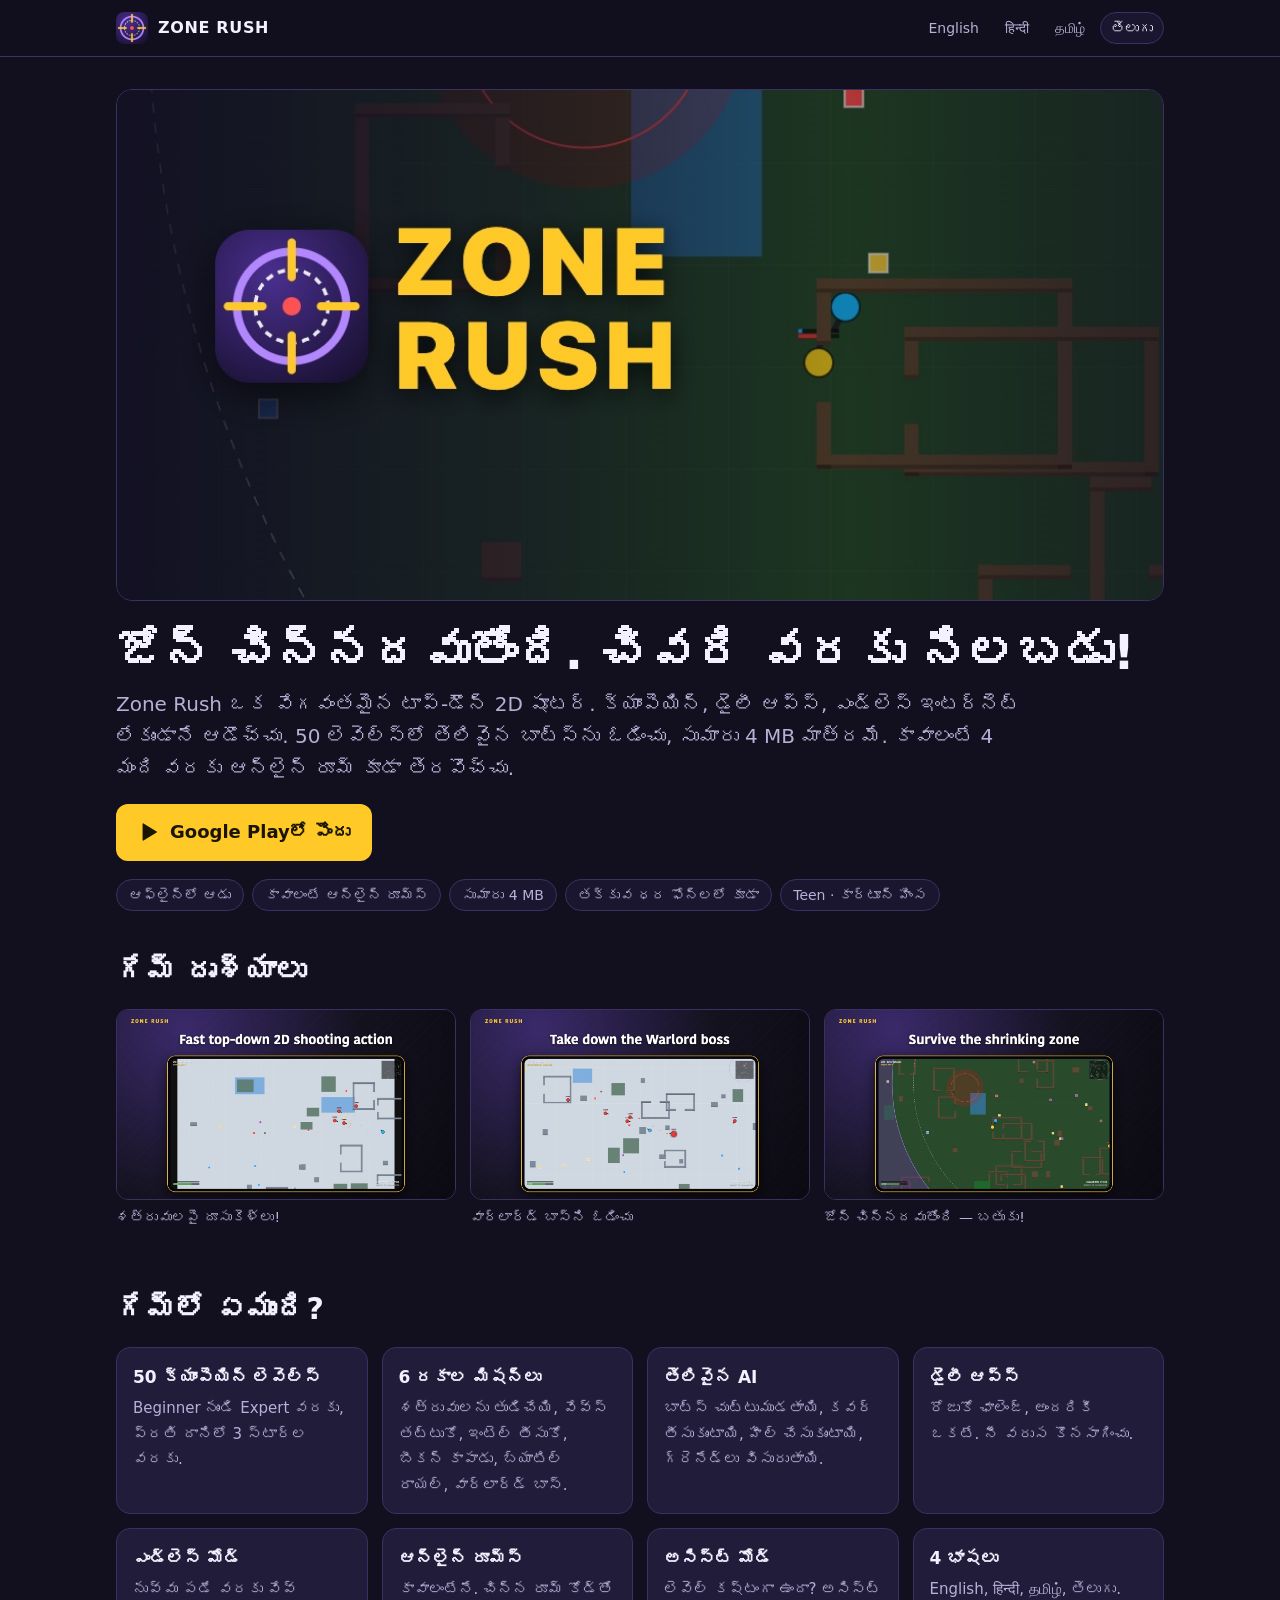
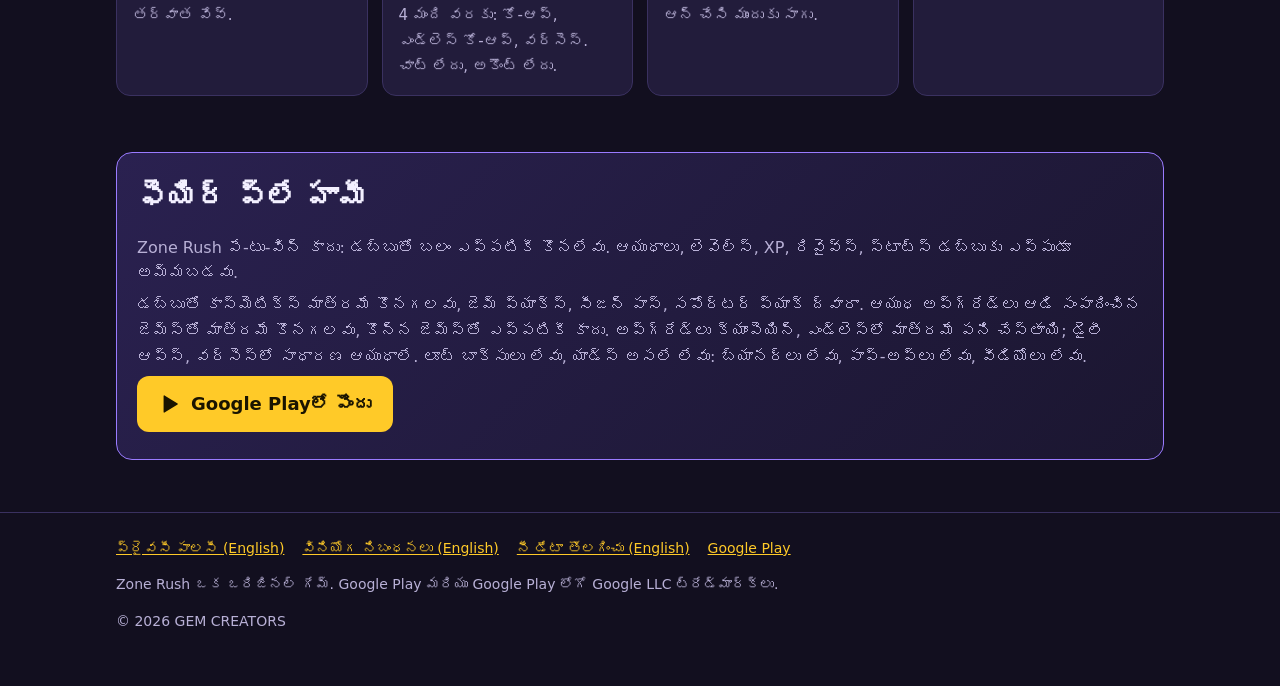
<file: te.html>
<!doctype html>
<html lang="te"><head><meta charset="utf-8"><meta name="viewport" content="width=device-width,initial-scale=1">
<title>Zone Rush – 2D బ్యాటిల్ రాయల్ షూటర్, ఆఫ్‌లైన్‌లోనూ ఆన్‌లైన్‌లోనూ</title><meta name="description" content="Android కోసం టాప్-డౌన్ 2D షూటర్. ఆఫ్‌లైన్‌లో 50 లెవెల్స్, తెలివైన బాట్స్, డైలీ ఆప్స్; కావాలంటే 4 మంది వరకు ఆన్‌లైన్ రూమ్స్. సుమారు 4 MB, పే-టు-విన్ లేదు."><meta name="theme-color" content="#120f1f">
<meta property="og:type" content="website"><meta property="og:site_name" content="Zone Rush">
<meta property="og:title" content="Zone Rush – 2D బ్యాటిల్ రాయల్ షూటర్, ఆఫ్‌లైన్‌లోనూ ఆన్‌లైన్‌లోనూ"><meta property="og:description" content="Android కోసం టాప్-డౌన్ 2D షూటర్. ఆఫ్‌లైన్‌లో 50 లెవెల్స్, తెలివైన బాట్స్, డైలీ ఆప్స్; కావాలంటే 4 మంది వరకు ఆన్‌లైన్ రూమ్స్. సుమారు 4 MB, పే-టు-విన్ లేదు.">
<meta property="og:url" content="https://stalinpusparaj.github.io/zonerush/te.html"><meta property="og:image" content="https://stalinpusparaj.github.io/zonerush/assets/og.png">
<meta property="og:image:width" content="1200"><meta property="og:image:height" content="630"><meta property="og:image:alt" content="Zone Rush: top-down 2D shooter logo over a game map">
<meta name="twitter:card" content="summary_large_image"><meta name="twitter:title" content="Zone Rush – 2D బ్యాటిల్ రాయల్ షూటర్, ఆఫ్‌లైన్‌లోనూ ఆన్‌లైన్‌లోనూ"><meta name="twitter:description" content="Android కోసం టాప్-డౌన్ 2D షూటర్. ఆఫ్‌లైన్‌లో 50 లెవెల్స్, తెలివైన బాట్స్, డైలీ ఆప్స్; కావాలంటే 4 మంది వరకు ఆన్‌లైన్ రూమ్స్. సుమారు 4 MB, పే-టు-విన్ లేదు."><meta name="twitter:image" content="https://stalinpusparaj.github.io/zonerush/assets/og.png">
<link rel="canonical" href="https://stalinpusparaj.github.io/zonerush/te.html"><link rel="alternate" hreflang="en" href="https://stalinpusparaj.github.io/zonerush/"><link rel="alternate" hreflang="hi" href="https://stalinpusparaj.github.io/zonerush/hi.html"><link rel="alternate" hreflang="ta" href="https://stalinpusparaj.github.io/zonerush/ta.html"><link rel="alternate" hreflang="te" href="https://stalinpusparaj.github.io/zonerush/te.html">
<link rel="icon" type="image/png" sizes="32x32" href="assets/favicon-32.png"><link rel="icon" type="image/png" sizes="192x192" href="assets/icon-192.png"><link rel="apple-touch-icon" href="assets/apple-touch-icon.png">
<link rel="stylesheet" href="assets/site.css"></head><body>
<header class="top"><div class="wrap"><a class="brand" href="te.html"><img src="assets/icon-192.png" alt="" width="32" height="32">ZONE RUSH</a><nav class="langs" aria-label="Language"><a href="index.html" hreflang="en" lang="en">English</a><a href="hi.html" hreflang="hi" lang="hi">हिन्दी</a><a href="ta.html" hreflang="ta" lang="ta">தமிழ்</a><a href="te.html" hreflang="te" lang="te" aria-current="page">తెలుగు</a></nav></div></header>
<main class="wrap">
<section class="hero"><img class="fg" src="assets/feature-graphic.jpg" width="1024" height="500" alt="Zone Rush">
<h1>జోన్ చిన్నదవుతోంది. చివరి వరకు నిలబడు!</h1><p class="lead">Zone Rush ఒక వేగవంతమైన టాప్-డౌన్ 2D షూటర్. క్యాంపెయిన్, డైలీ ఆప్స్, ఎండ్‌లెస్ ఇంటర్నెట్ లేకుండానే ఆడొచ్చు. 50 లెవెల్స్‌లో తెలివైన బాట్స్‌ను ఓడించు, సుమారు 4 MB మాత్రమే. కావాలంటే 4 మంది వరకు ఆన్‌లైన్ రూమ్ కూడా తెరవొచ్చు.</p>
<a class="cta" href="https://play.google.com/store/apps/details?id=com.gemmyapps.zonerush" rel="noopener"><svg viewBox="0 0 24 24" aria-hidden="true"><path fill="currentColor" d="M5 3.2v17.6c0 .5.6.8 1 .5l14.3-8.8c.4-.3.4-.8 0-1.1L6 2.7c-.4-.3-1 0-1 .5z"/></svg>Google Playలో పొందు</a>
<ul class="chips"><li>ఆఫ్‌లైన్‌లో ఆడు</li><li>కావాలంటే ఆన్‌లైన్ రూమ్స్</li><li>సుమారు 4 MB</li><li>తక్కువ ధర ఫోన్లలో కూడా</li><li>Teen · కార్టూన్ హింస</li></ul></section>
<section><h2>గేమ్ దృశ్యాలు</h2><div class="shots"><figure><img src="assets/shot-1.jpg" width="1280" height="720" loading="lazy" alt="శత్రువులపై దూసుకెళ్లు!"><figcaption>శత్రువులపై దూసుకెళ్లు!</figcaption></figure><figure><img src="assets/shot-2.jpg" width="1280" height="720" loading="lazy" alt="వార్‌లార్డ్ బాస్‌ని ఓడించు"><figcaption>వార్‌లార్డ్ బాస్‌ని ఓడించు</figcaption></figure><figure><img src="assets/shot-3.jpg" width="1280" height="720" loading="lazy" alt="జోన్ చిన్నదవుతోంది — బతుకు!"><figcaption>జోన్ చిన్నదవుతోంది — బతుకు!</figcaption></figure></div></section>
<section><h2>గేమ్‌లో ఏముంది?</h2><ul class="feats"><li><b>50 క్యాంపెయిన్ లెవెల్స్</b><span>Beginner నుండి Expert వరకు, ప్రతి దానిలో 3 స్టార్ల వరకు.</span></li><li><b>6 రకాల మిషన్లు</b><span>శత్రువులను తుడిచేయి, వేవ్స్ తట్టుకో, ఇంటెల్ తీసుకో, బీకన్ కాపాడు, బ్యాటిల్ రాయల్, వార్‌లార్డ్ బాస్.</span></li><li><b>తెలివైన AI</b><span>బాట్స్ చుట్టుముడతాయి, కవర్ తీసుకుంటాయి, హీల్ చేసుకుంటాయి, గ్రెనేడ్లు విసురుతాయి.</span></li><li><b>డైలీ ఆప్స్</b><span>రోజుకో ఛాలెంజ్, అందరికీ ఒకటే. నీ వరుస కొనసాగించు.</span></li><li><b>ఎండ్‌లెస్ మోడ్</b><span>నువ్వు పడే వరకు వేవ్ తర్వాత వేవ్.</span></li><li><b>ఆన్‌లైన్ రూమ్స్</b><span>కావాలంటేనే. చిన్న రూమ్ కోడ్‌తో 4 మంది వరకు: కో-ఆప్, ఎండ్‌లెస్ కో-ఆప్, వర్సెస్. చాట్ లేదు, అకౌంట్ లేదు.</span></li><li><b>అసిస్ట్ మోడ్</b><span>లెవెల్ కష్టంగా ఉందా? అసిస్ట్ ఆన్ చేసి ముందుకు సాగు.</span></li><li><b>4 భాషలు</b><span>English, हिन्दी, தமிழ், తెలుగు.</span></li></ul></section>
<section><div class="promise"><h2>ఫెయిర్ ప్లే హామీ</h2><p>Zone Rush పే-టు-విన్ కాదు: డబ్బుతో బలం ఎప్పటికీ కొనలేవు. ఆయుధాలు, లెవెల్స్, XP, రివైవ్స్, స్టాట్స్ డబ్బుకు ఎప్పుడూ అమ్మబడవు.</p><p>డబ్బుతో కాస్మెటిక్స్ మాత్రమే కొనగలవు, జెమ్ ప్యాక్స్, సీజన్ పాస్, సపోర్టర్ ప్యాక్ ద్వారా. ఆయుధ అప్‌గ్రేడ్లు ఆడి సంపాదించిన జెమ్స్‌తో మాత్రమే కొనగలవు, కొన్న జెమ్స్‌తో ఎప్పటికీ కాదు. అప్‌గ్రేడ్లు క్యాంపెయిన్, ఎండ్‌లెస్‌లో మాత్రమే పని చేస్తాయి; డైలీ ఆప్స్, వర్సెస్‌లో సాధారణ ఆయుధాలే. లూట్ బాక్సులు లేవు, యాడ్స్ అసలే లేవు: బ్యానర్లు లేవు, పాప్-అప్‌లు లేవు, వీడియోలు లేవు.</p><p><a class="cta" href="https://play.google.com/store/apps/details?id=com.gemmyapps.zonerush" rel="noopener"><svg viewBox="0 0 24 24" aria-hidden="true"><path fill="currentColor" d="M5 3.2v17.6c0 .5.6.8 1 .5l14.3-8.8c.4-.3.4-.8 0-1.1L6 2.7c-.4-.3-1 0-1 .5z"/></svg>Google Playలో పొందు</a></p></div></section>
</main>
<footer><div class="wrap"><nav><a href="privacy.html">ప్రైవసీ పాలసీ (English)</a><a href="terms.html">వినియోగ నిబంధనలు (English)</a><a href="delete-data.html">నీ డేటా తొలగించు (English)</a><a href="https://play.google.com/store/apps/details?id=com.gemmyapps.zonerush">Google Play</a></nav><p>Zone Rush ఒక ఒరిజినల్ గేమ్. Google Play మరియు Google Play లోగో Google LLC ట్రేడ్‌మార్క్‌లు.</p><p>© 2026 GEM CREATORS</p></div></footer>
</body></html>
</file>
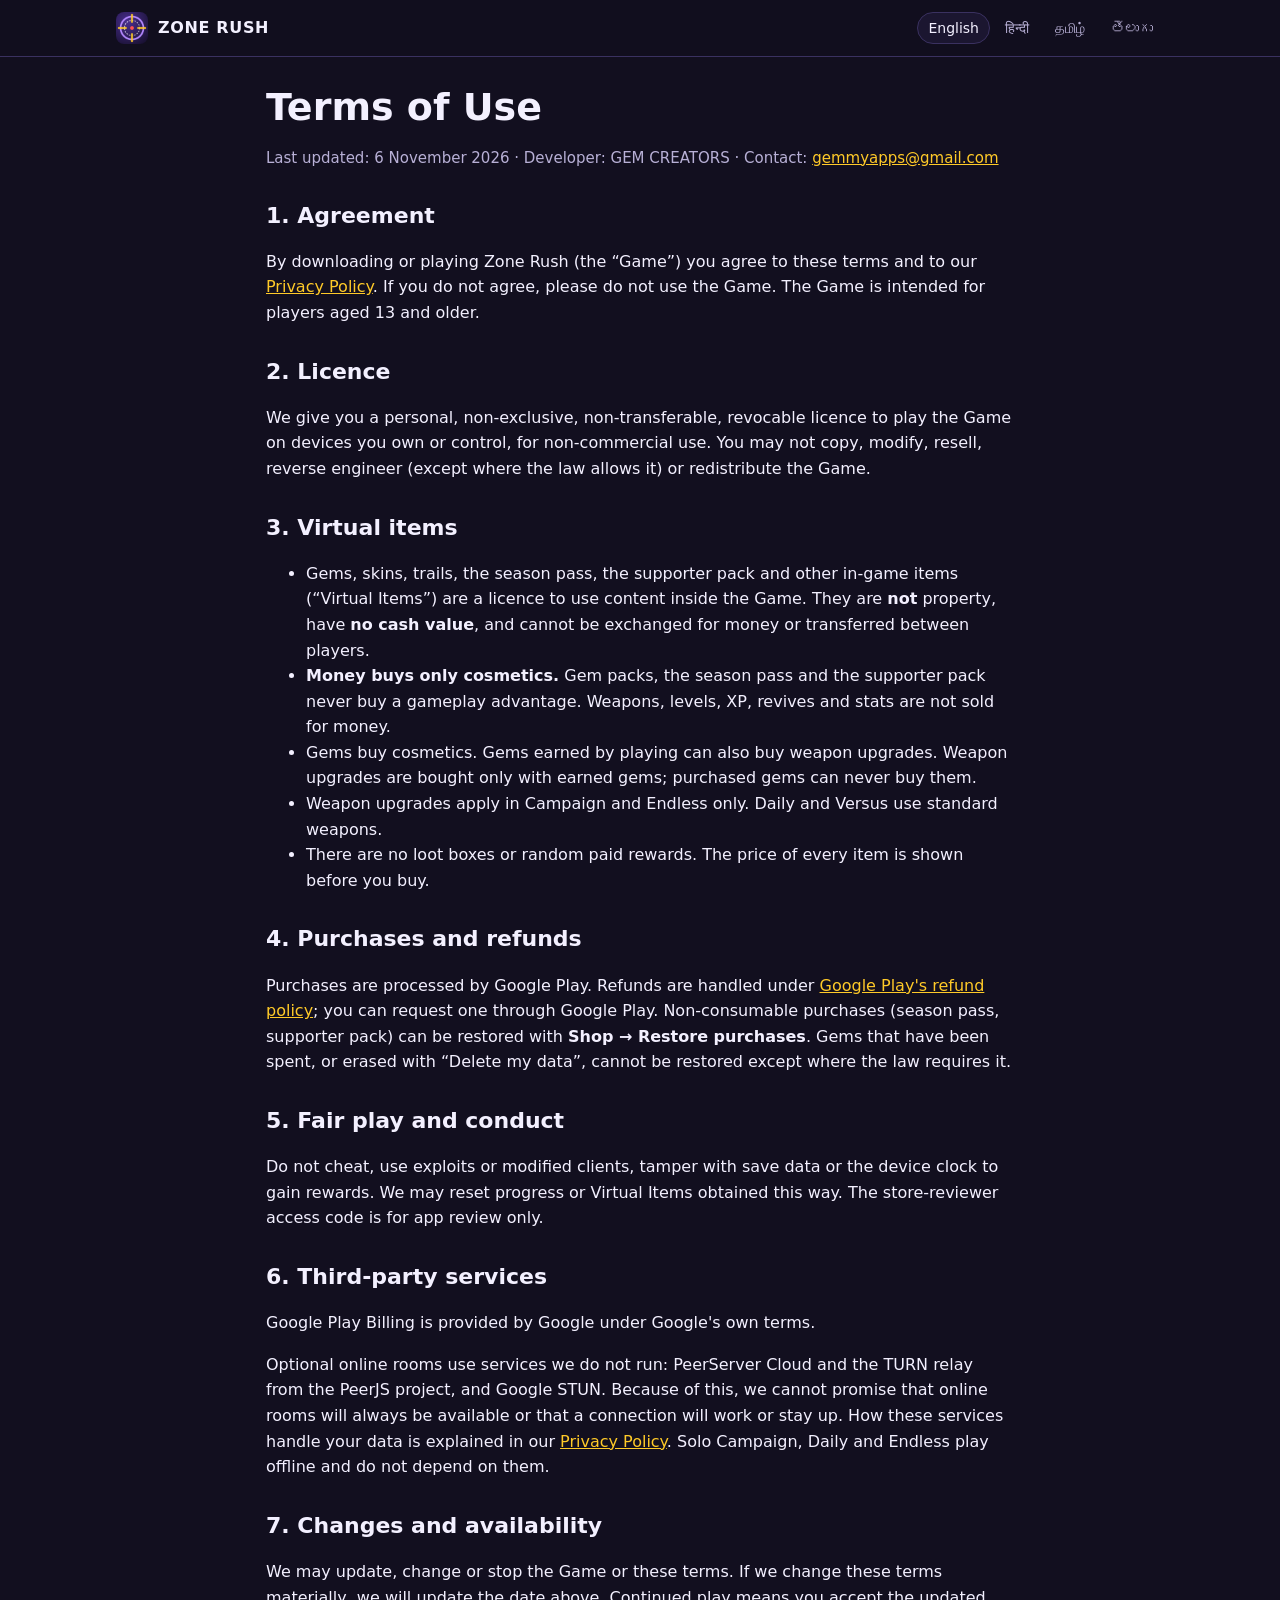
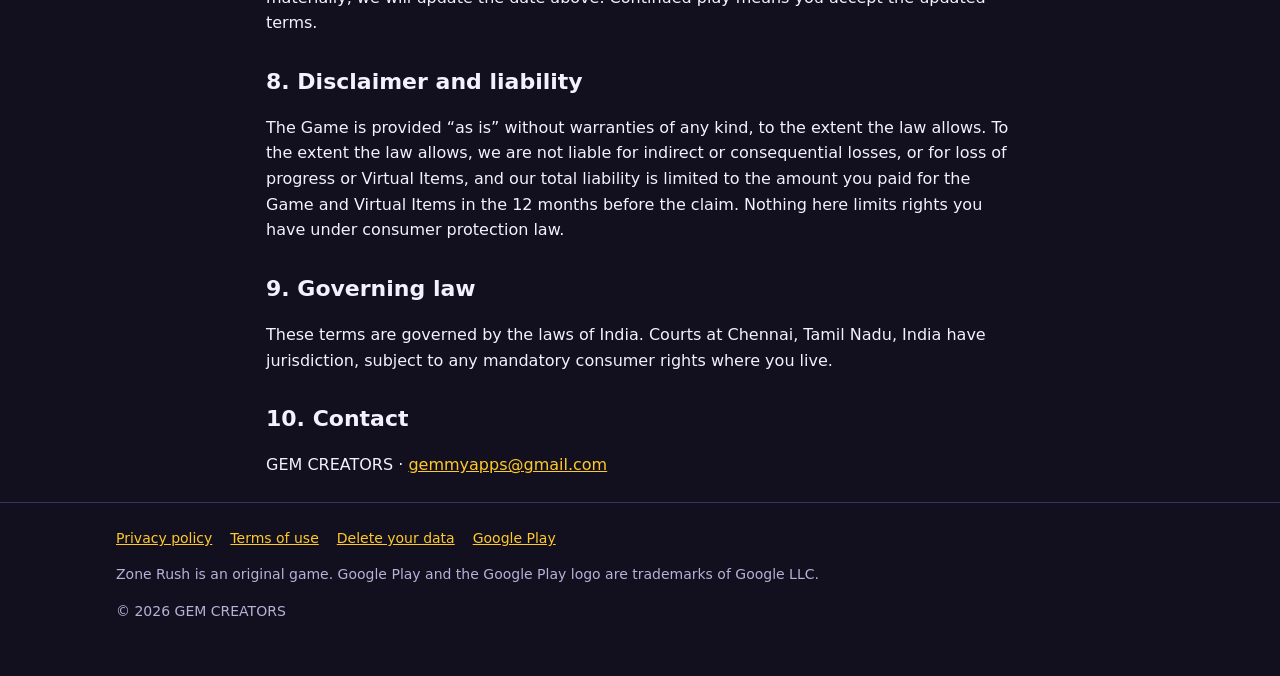
<file: terms.html>
<!doctype html>
<html lang="en"><head><meta charset="utf-8"><meta name="viewport" content="width=device-width,initial-scale=1">
<title>Terms of Use – Zone Rush</title><meta name="description" content="Terms of use for the Zone Rush game."><meta name="theme-color" content="#120f1f">

<link rel="icon" type="image/png" sizes="32x32" href="assets/favicon-32.png"><link rel="icon" type="image/png" sizes="192x192" href="assets/icon-192.png"><link rel="apple-touch-icon" href="assets/apple-touch-icon.png">
<link rel="stylesheet" href="assets/site.css"></head><body>
<header class="top"><div class="wrap"><a class="brand" href="index.html"><img src="assets/icon-192.png" alt="" width="32" height="32">ZONE RUSH</a><nav class="langs" aria-label="Language"><a href="index.html" hreflang="en" lang="en" aria-current="page">English</a><a href="hi.html" hreflang="hi" lang="hi">हिन्दी</a><a href="ta.html" hreflang="ta" lang="ta">தமிழ்</a><a href="te.html" hreflang="te" lang="te">తెలుగు</a></nav></div></header>
<main class="wrap doc">
<h1>Terms of Use</h1>
<p class="meta">Last updated: 6 November 2026 · Developer: GEM CREATORS · Contact: <a href="mailto:gemmyapps@gmail.com">gemmyapps@gmail.com</a></p>

<h2>1. Agreement</h2>
<p>By downloading or playing Zone Rush (the “Game”) you agree to these terms and to our <a href="privacy.html">Privacy Policy</a>. If you do not agree, please do not use the Game. The Game is intended for players aged 13 and older.</p>
<h2>2. Licence</h2>
<p>We give you a personal, non-exclusive, non-transferable, revocable licence to play the Game on devices you own or control, for non-commercial use. You may not copy, modify, resell, reverse engineer (except where the law allows it) or redistribute the Game.</p>
<h2>3. Virtual items</h2>
<ul>
<li>Gems, skins, trails, the season pass, the supporter pack and other in-game items (“Virtual Items”) are a licence to use content inside the Game. They are <b>not</b> property, have <b>no cash value</b>, and cannot be exchanged for money or transferred between players.</li>
<li><b>Money buys only cosmetics.</b> Gem packs, the season pass and the supporter pack never buy a gameplay advantage. Weapons, levels, XP, revives and stats are not sold for money.</li>
<li>Gems buy cosmetics. Gems earned by playing can also buy weapon upgrades. Weapon upgrades are bought only with earned gems; purchased gems can never buy them.</li>
<li>Weapon upgrades apply in Campaign and Endless only. Daily and Versus use standard weapons.</li>
<li>There are no loot boxes or random paid rewards. The price of every item is shown before you buy.</li>
</ul>
<h2>4. Purchases and refunds</h2>
<p>Purchases are processed by Google Play. Refunds are handled under <a href="https://support.google.com/googleplay/answer/2479637">Google Play's refund policy</a>; you can request one through Google Play. Non-consumable purchases (season pass, supporter pack) can be restored with <b>Shop → Restore purchases</b>. Gems that have been spent, or erased with “Delete my data”, cannot be restored except where the law requires it.</p>
<h2>5. Fair play and conduct</h2>
<p>Do not cheat, use exploits or modified clients, tamper with save data or the device clock to gain rewards. We may reset progress or Virtual Items obtained this way. The store-reviewer access code is for app review only.</p>
<h2>6. Third-party services</h2>
<p>Google Play Billing is provided by Google under Google's own terms.</p>
<p>Optional online rooms use services we do not run: PeerServer Cloud and the TURN relay from the PeerJS project, and Google STUN. Because of this, we cannot promise that online rooms will always be available or that a connection will work or stay up. How these services handle your data is explained in our <a href="privacy.html">Privacy Policy</a>. Solo Campaign, Daily and Endless play offline and do not depend on them.</p>
<h2>7. Changes and availability</h2>
<p>We may update, change or stop the Game or these terms. If we change these terms materially, we will update the date above. Continued play means you accept the updated terms.</p>
<h2>8. Disclaimer and liability</h2>
<p>The Game is provided “as is” without warranties of any kind, to the extent the law allows. To the extent the law allows, we are not liable for indirect or consequential losses, or for loss of progress or Virtual Items, and our total liability is limited to the amount you paid for the Game and Virtual Items in the 12 months before the claim. Nothing here limits rights you have under consumer protection law.</p>
<h2>9. Governing law</h2>
<p>These terms are governed by the laws of India. Courts at Chennai, Tamil Nadu, India have jurisdiction, subject to any mandatory consumer rights where you live.</p>
<h2>10. Contact</h2>
<p>GEM CREATORS · <a href="mailto:gemmyapps@gmail.com">gemmyapps@gmail.com</a></p>
</main>
<footer><div class="wrap"><nav><a href="privacy.html">Privacy policy</a><a href="terms.html">Terms of use</a><a href="delete-data.html">Delete your data</a><a href="https://play.google.com/store/apps/details?id=com.gemmyapps.zonerush">Google Play</a></nav><p>Zone Rush is an original game. Google Play and the Google Play logo are trademarks of Google LLC.</p><p>© 2026 GEM CREATORS</p></div></footer>
</body></html>
</file>
<file: assets/site.css>
:root{--bg:#120f1f;--bg2:#1b1630;--card:#221c3b;--line:#3a3160;--ink:#f3f0ff;--mute:#b8b0d6;--acc:#ffca28;--acc-ink:#1a1400;--vio:#9a7bff;--warn-bg:#3b2a00;--warn:#ffd666;color-scheme:dark}
*{box-sizing:border-box}
html{-webkit-text-size-adjust:100%}
body{margin:0;background:var(--bg);color:var(--ink);font:16px/1.6 system-ui,-apple-system,"Segoe UI",Roboto,"Noto Sans","Noto Sans Devanagari","Noto Sans Tamil","Noto Sans Telugu",sans-serif}
a{color:var(--acc)}
img{max-width:100%;height:auto;display:block}
.wrap{max-width:1080px;margin:0 auto;padding:0 16px}
header.top{border-bottom:1px solid var(--line);background:rgba(18,15,31,.92);position:sticky;top:0;z-index:5;backdrop-filter:blur(6px)}
header.top .wrap{display:flex;align-items:center;gap:12px;min-height:56px;flex-wrap:wrap}
.brand{display:flex;align-items:center;gap:10px;color:var(--ink);text-decoration:none;font-weight:800;letter-spacing:.04em}
.brand img{width:32px;height:32px;border-radius:8px}
.langs{margin-left:auto;display:flex;gap:4px;flex-wrap:wrap}
.langs a{color:var(--mute);text-decoration:none;padding:4px 10px;border-radius:999px;border:1px solid transparent;font-size:14px}
.langs a[aria-current]{color:var(--ink);border-color:var(--line);background:var(--bg2)}
.hero{padding:32px 0 8px}
.hero .fg{border-radius:16px;border:1px solid var(--line);width:100%;aspect-ratio:1024/500;object-fit:cover}
.hero h1{font-size:clamp(28px,6vw,48px);line-height:1.15;margin:24px 0 8px}
.hero p.lead{font-size:clamp(17px,2.4vw,20px);color:var(--mute);margin:0 0 20px;max-width:46em}
.cta{display:inline-flex;align-items:center;gap:10px;background:var(--acc);color:var(--acc-ink);font-weight:800;text-decoration:none;padding:14px 22px;border-radius:12px;font-size:18px;min-height:48px}
.cta:hover,.cta:focus-visible{filter:brightness(1.08)}
.cta svg{width:22px;height:22px}
.chips{display:flex;flex-wrap:wrap;gap:8px;margin:18px 0 0;padding:0;list-style:none}
.chips li{background:var(--bg2);border:1px solid var(--line);padding:4px 12px;border-radius:999px;font-size:14px;color:var(--mute)}
section{padding:28px 0}
h2{font-size:clamp(22px,3.5vw,30px);margin:0 0 14px}
.shots{display:grid;grid-template-columns:repeat(3,1fr);gap:14px}
.shots figure{margin:0}
.shots img{border-radius:12px;border:1px solid var(--line);aspect-ratio:16/9;object-fit:cover;width:100%}
.shots figcaption{color:var(--mute);font-size:14px;margin-top:6px}
.feats{display:grid;grid-template-columns:repeat(auto-fit,minmax(240px,1fr));gap:14px;list-style:none;padding:0;margin:0}
.feats li{background:var(--card);border:1px solid var(--line);border-radius:14px;padding:16px}
.feats b{display:block;font-size:17px;margin-bottom:4px}
.feats span{color:var(--mute);font-size:15px}
.promise{background:linear-gradient(135deg,#2a2150,#1b1630);border:1px solid var(--vio);border-radius:16px;padding:20px}
.promise p{margin:.4em 0;color:var(--mute)}
footer{border-top:1px solid var(--line);margin-top:24px;padding:24px 0 40px;color:var(--mute);font-size:14px}
footer nav{display:flex;flex-wrap:wrap;gap:6px 18px;margin-bottom:10px}
.doc{max-width:780px}
.doc h1{font-size:clamp(26px,5vw,38px);line-height:1.2;margin:28px 0 6px}
.doc h2{font-size:22px;margin:28px 0 8px}
.doc h3{font-size:18px;margin:20px 0 6px}
.meta{color:var(--mute);font-size:15px}
.draft{background:var(--warn-bg);color:var(--warn);border:1px solid #6b5200;border-radius:12px;padding:12px 16px;margin:20px 0 0;font-size:15px}
.ph{background:#4a1d1d;color:#ffb4b4;padding:0 6px;border-radius:4px;font-family:ui-monospace,Menlo,monospace;font-size:.9em;white-space:nowrap}
.tbl{overflow-x:auto;-webkit-overflow-scrolling:touch;margin:12px 0;border:1px solid var(--line);border-radius:12px}
table{border-collapse:collapse;width:100%;min-width:560px;font-size:15px}
th,td{text-align:left;vertical-align:top;padding:10px 12px;border-bottom:1px solid var(--line)}
th{background:var(--bg2)}
tr:last-child td{border-bottom:0}
.steps{counter-reset:s;list-style:none;padding:0}
.steps li{counter-increment:s;position:relative;padding:0 0 12px 40px}
.steps li::before{content:counter(s);position:absolute;left:0;top:0;width:28px;height:28px;border-radius:50%;background:var(--acc);color:var(--acc-ink);font-weight:800;display:grid;place-items:center;font-size:14px}
.box{background:var(--card);border:1px solid var(--line);border-radius:14px;padding:16px 18px;margin:14px 0}
@media (max-width:720px){.shots{grid-template-columns:1fr}.hero{padding-top:20px}}
</file>
